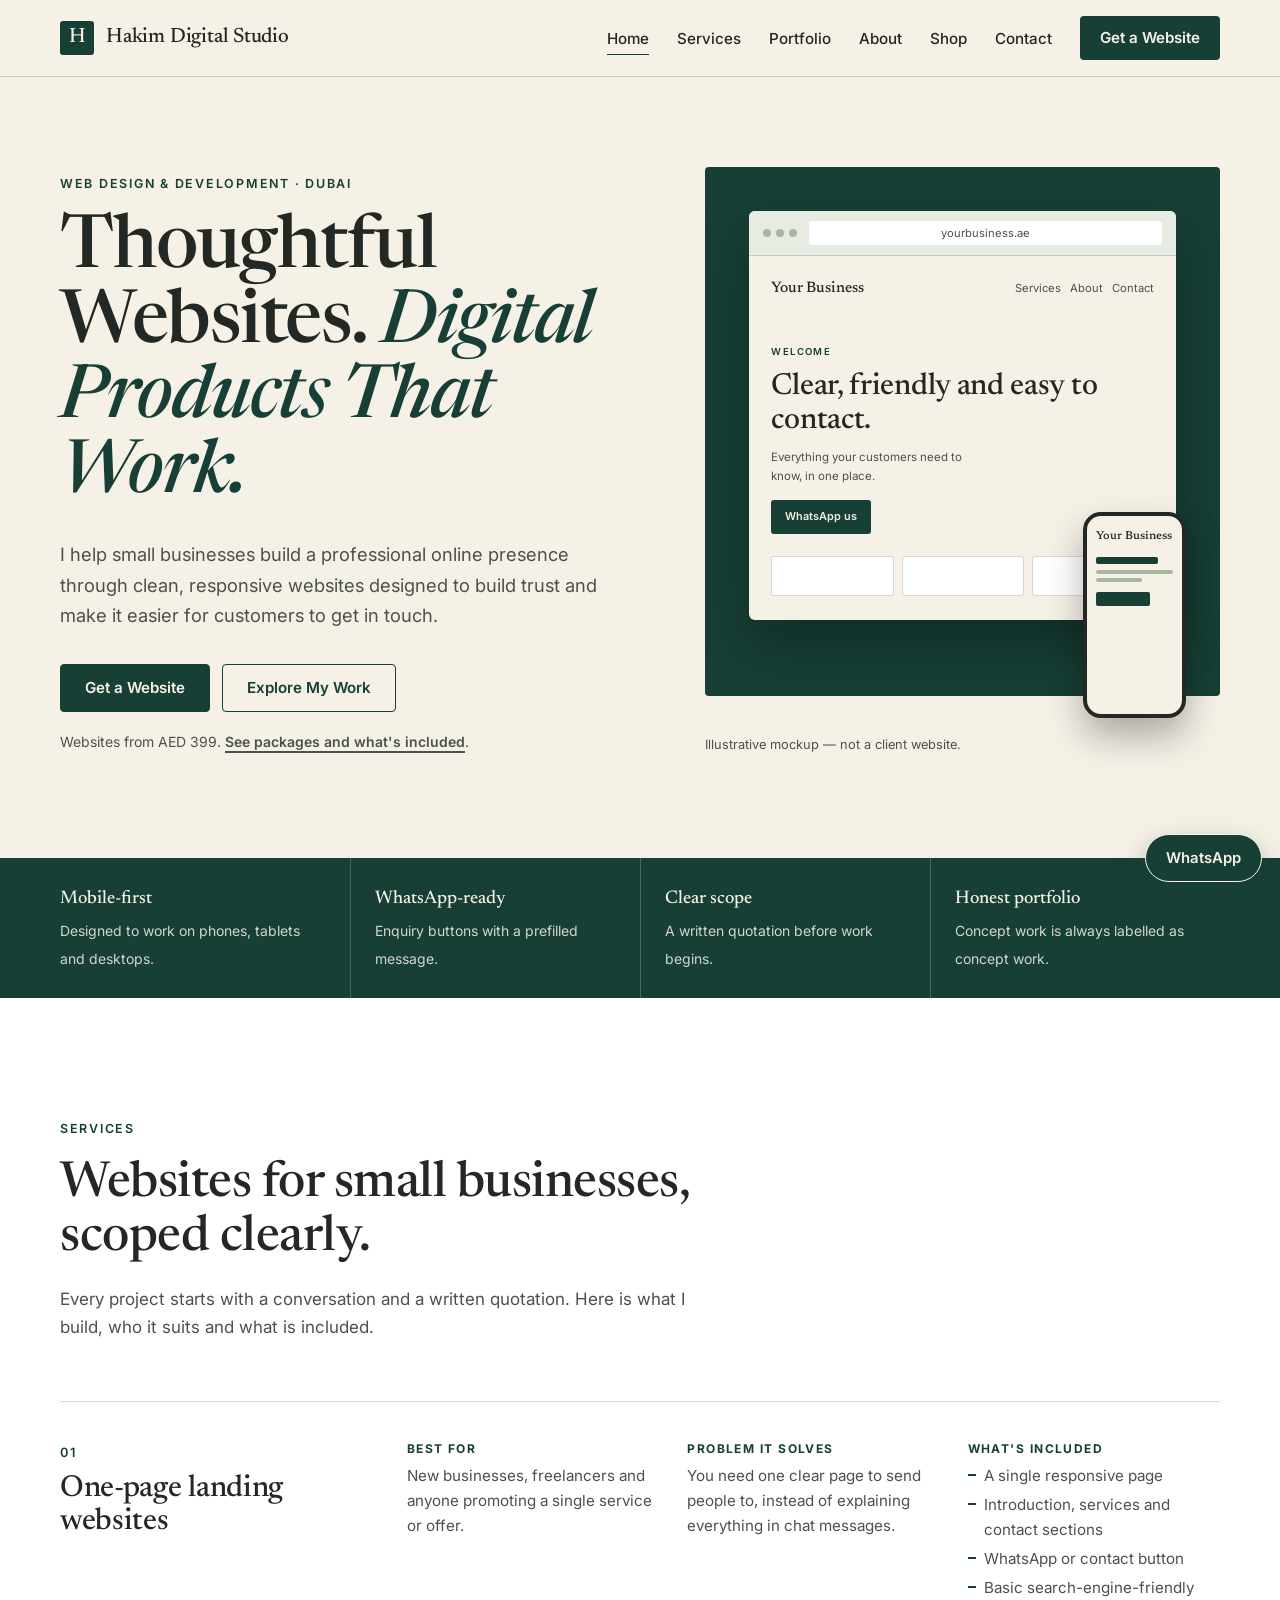
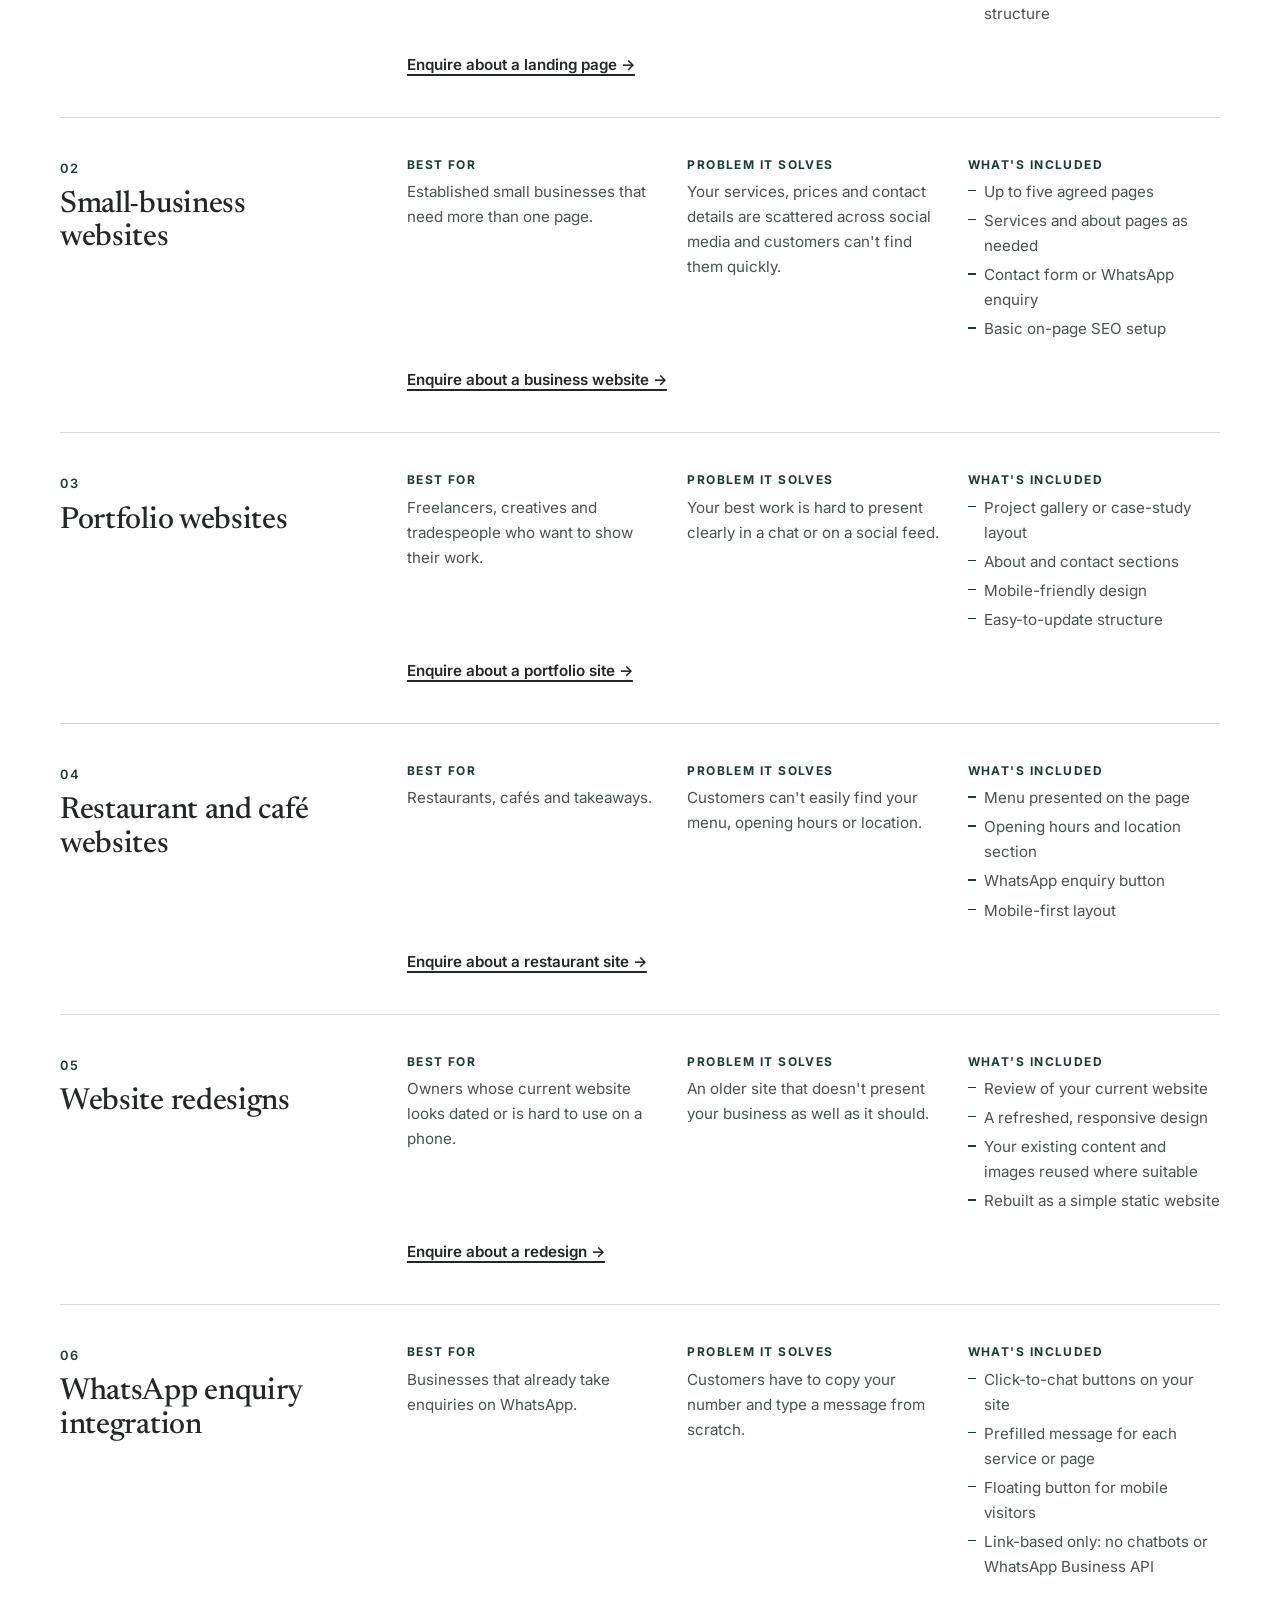
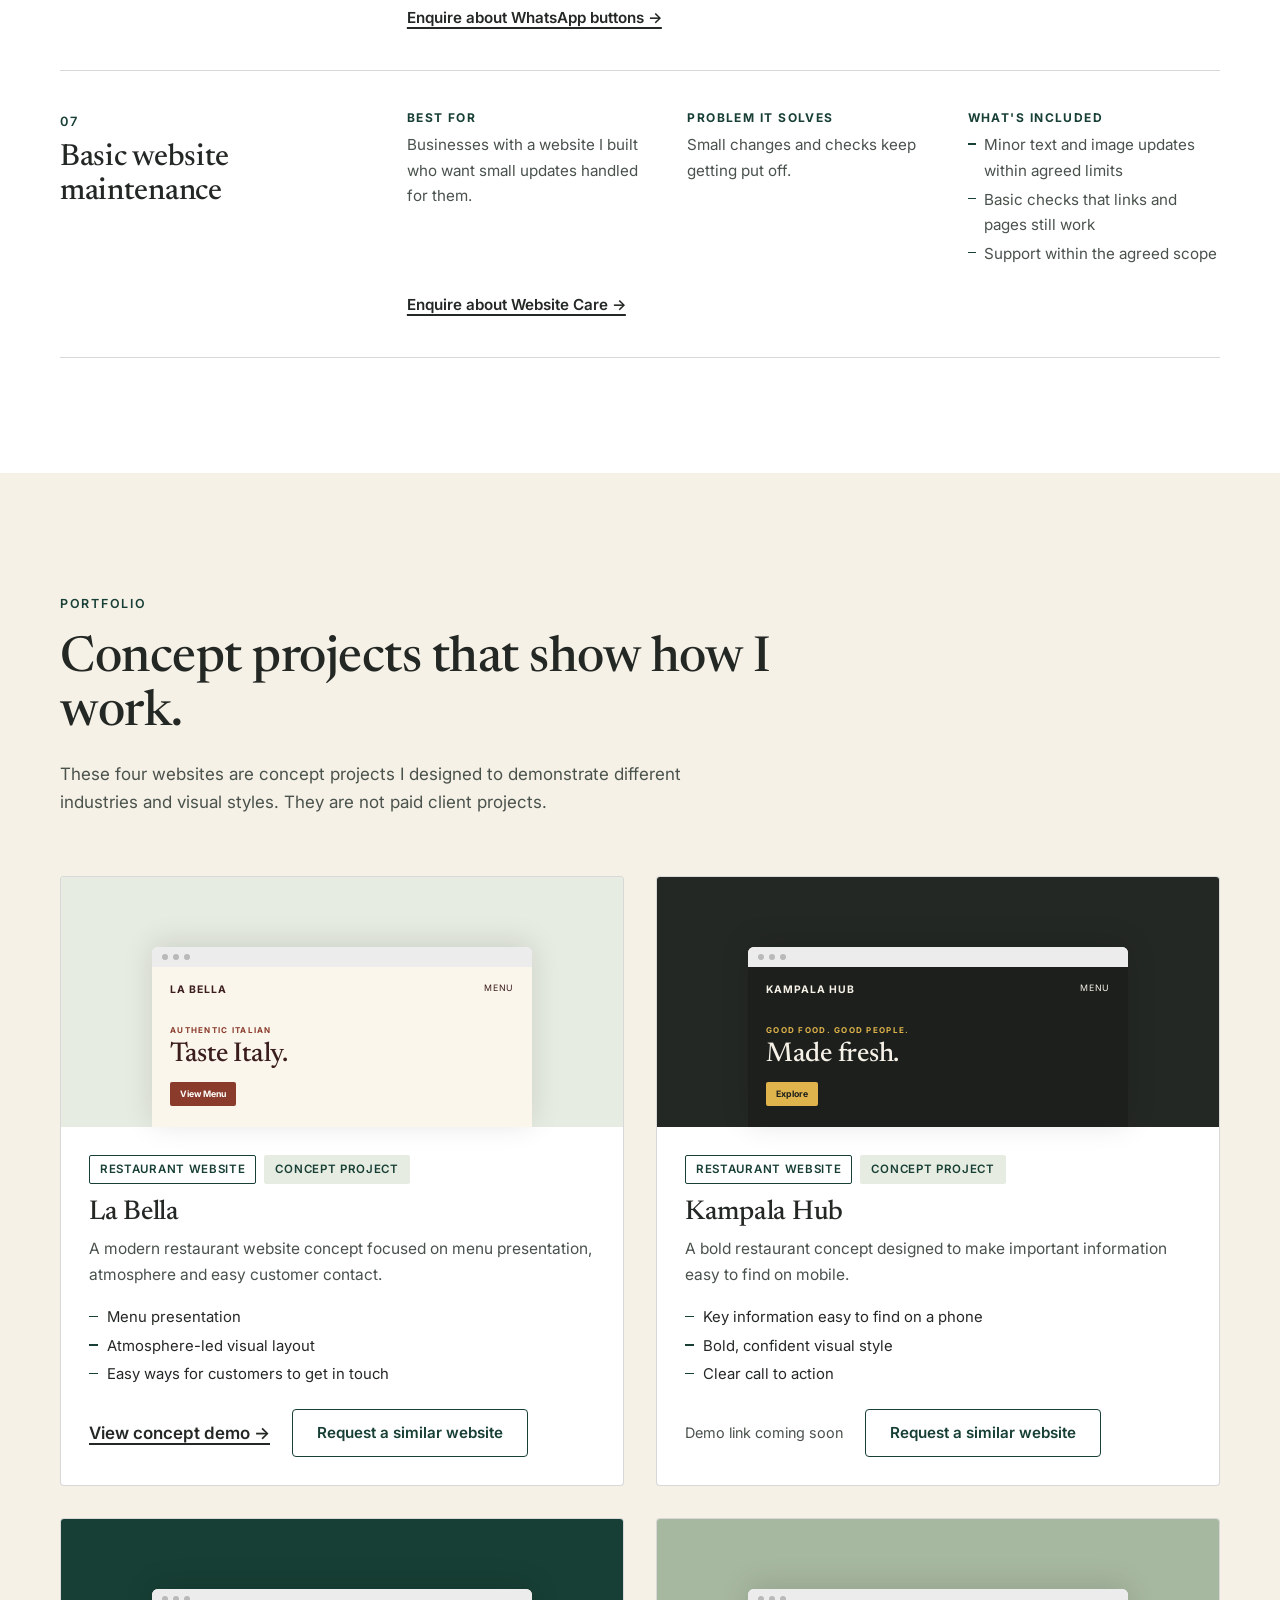
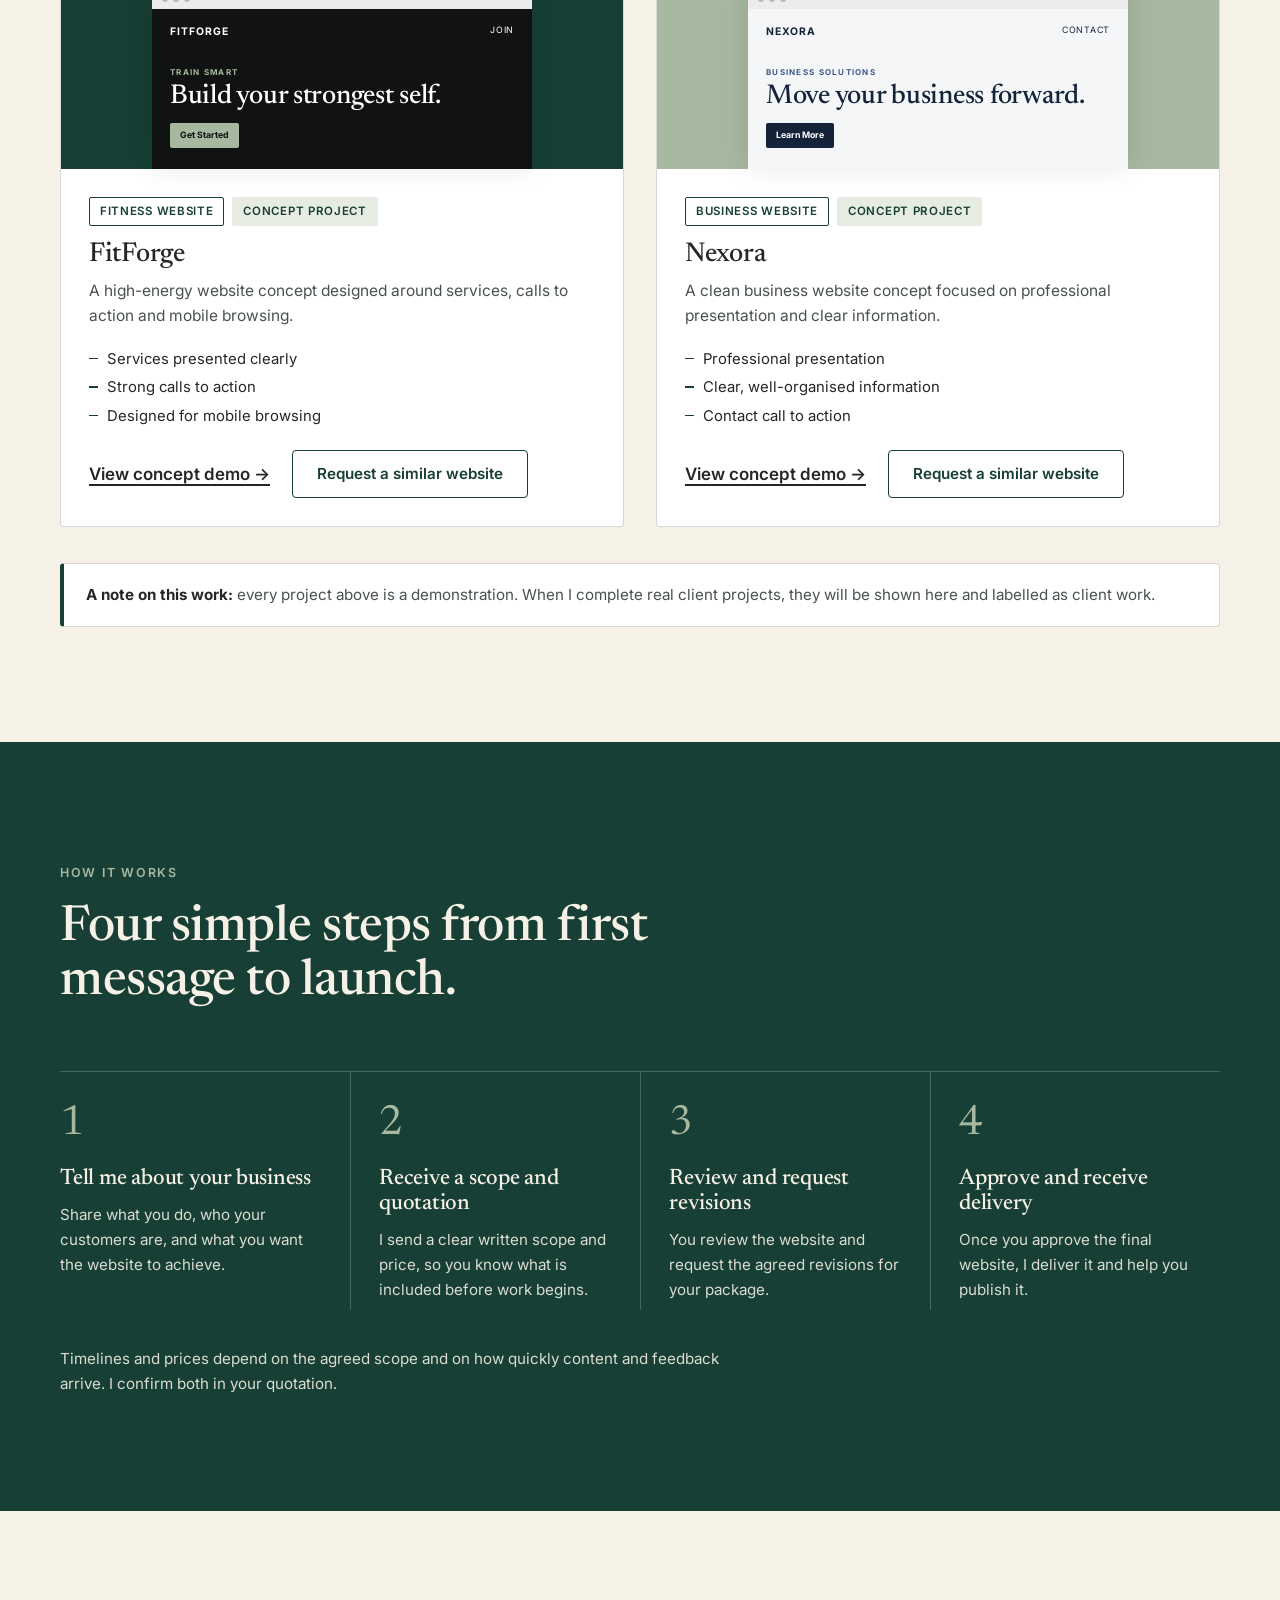
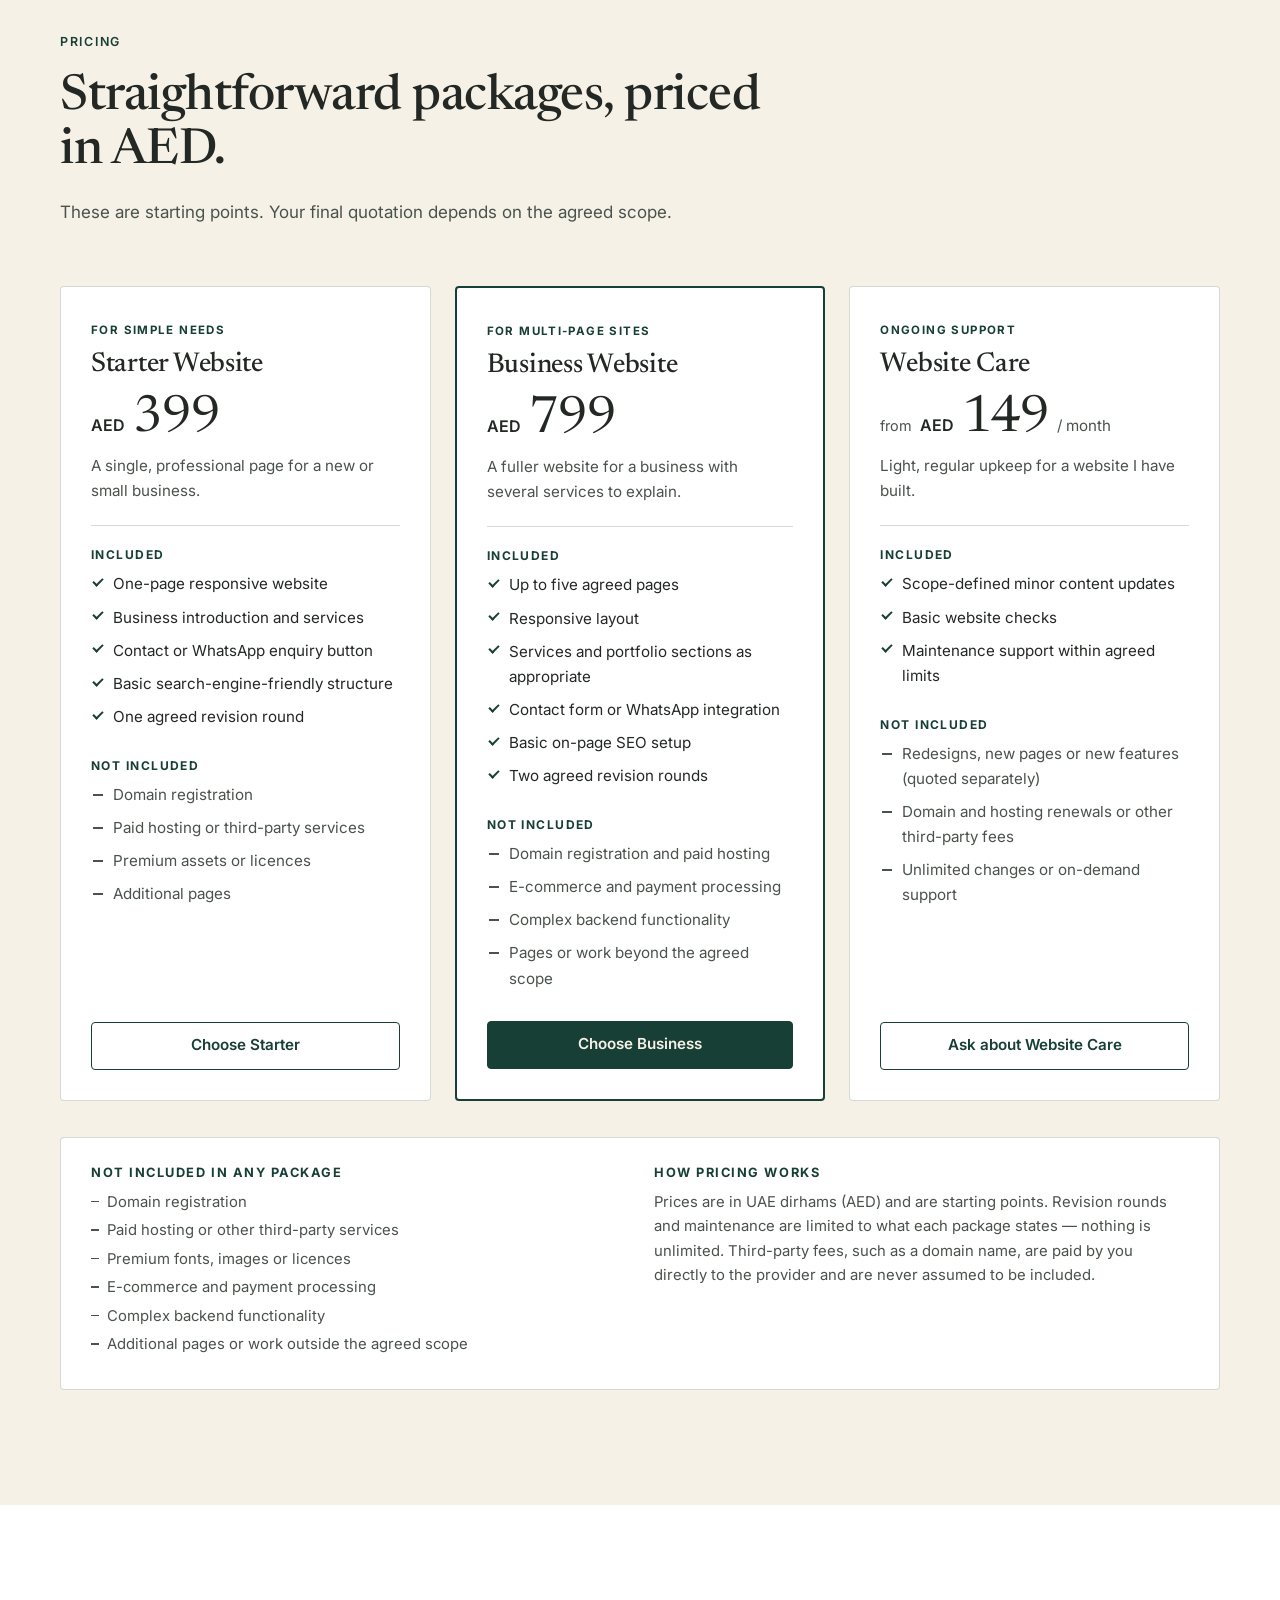
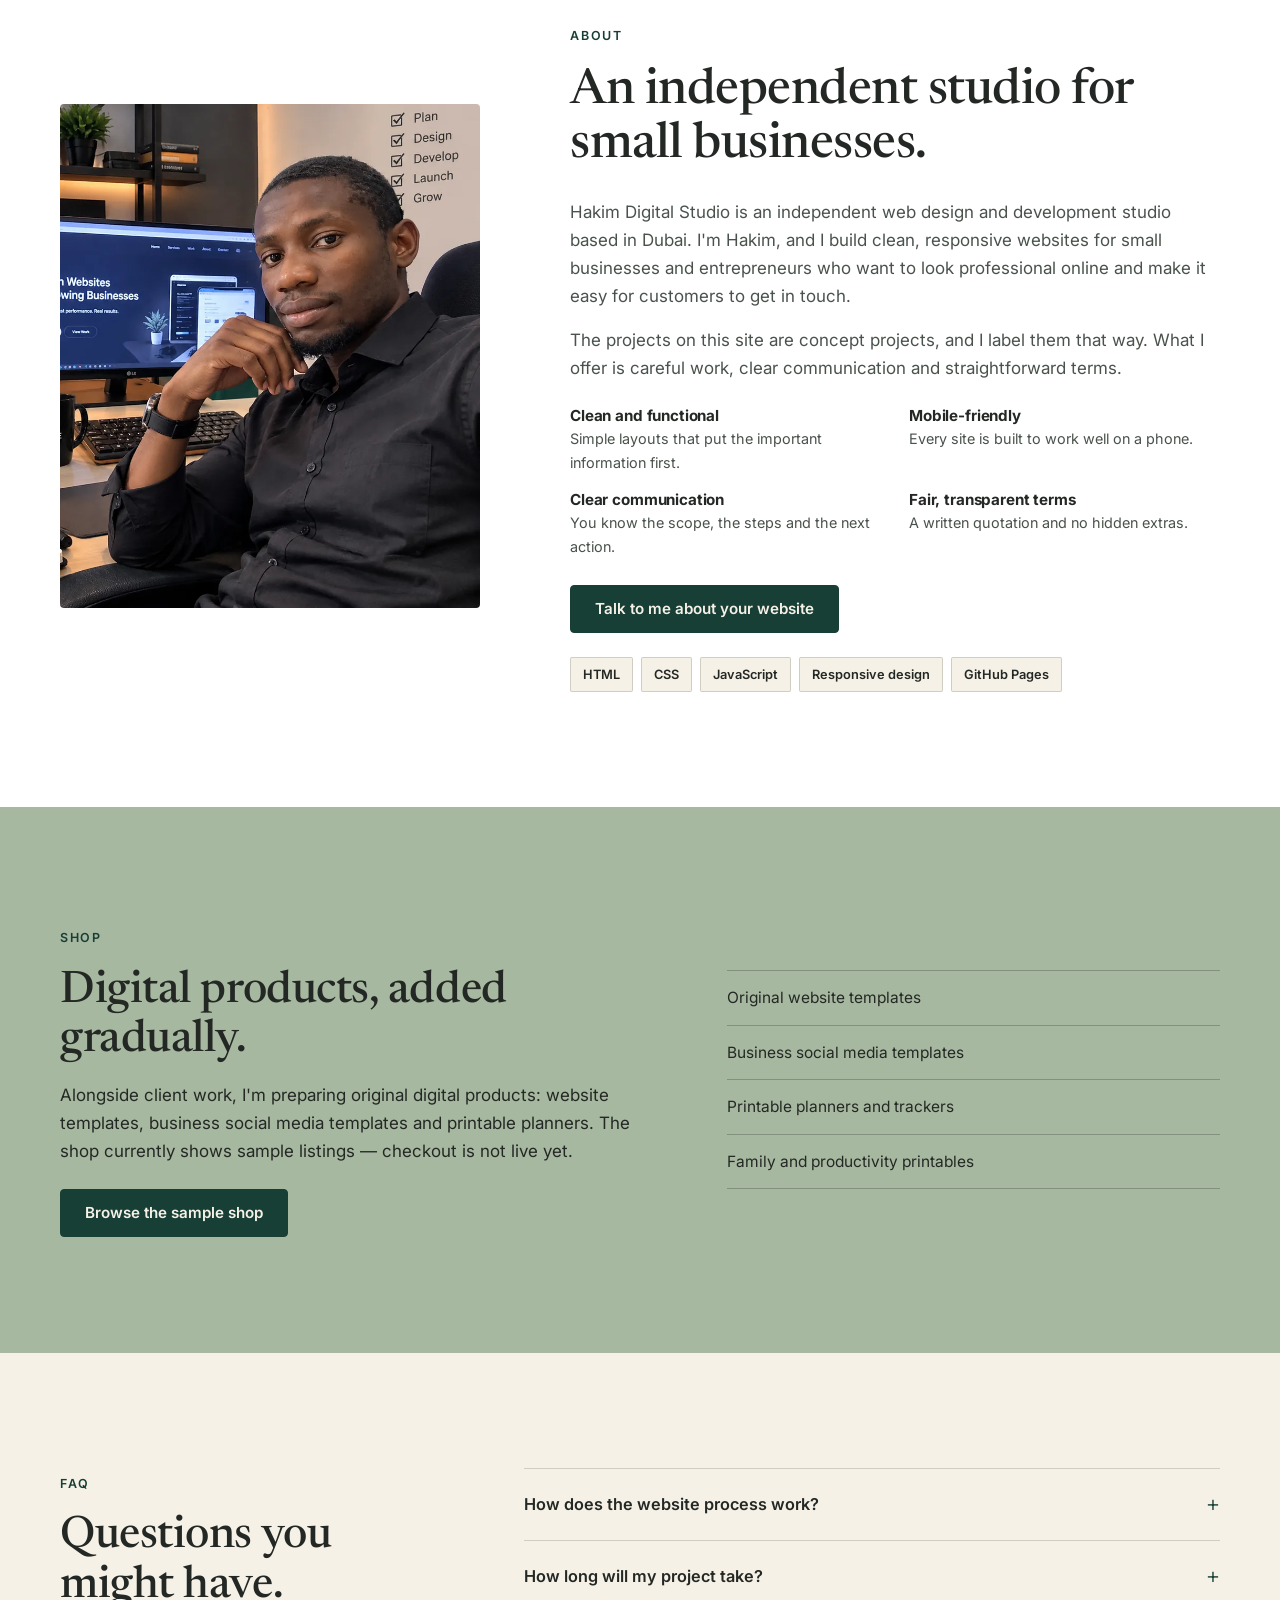
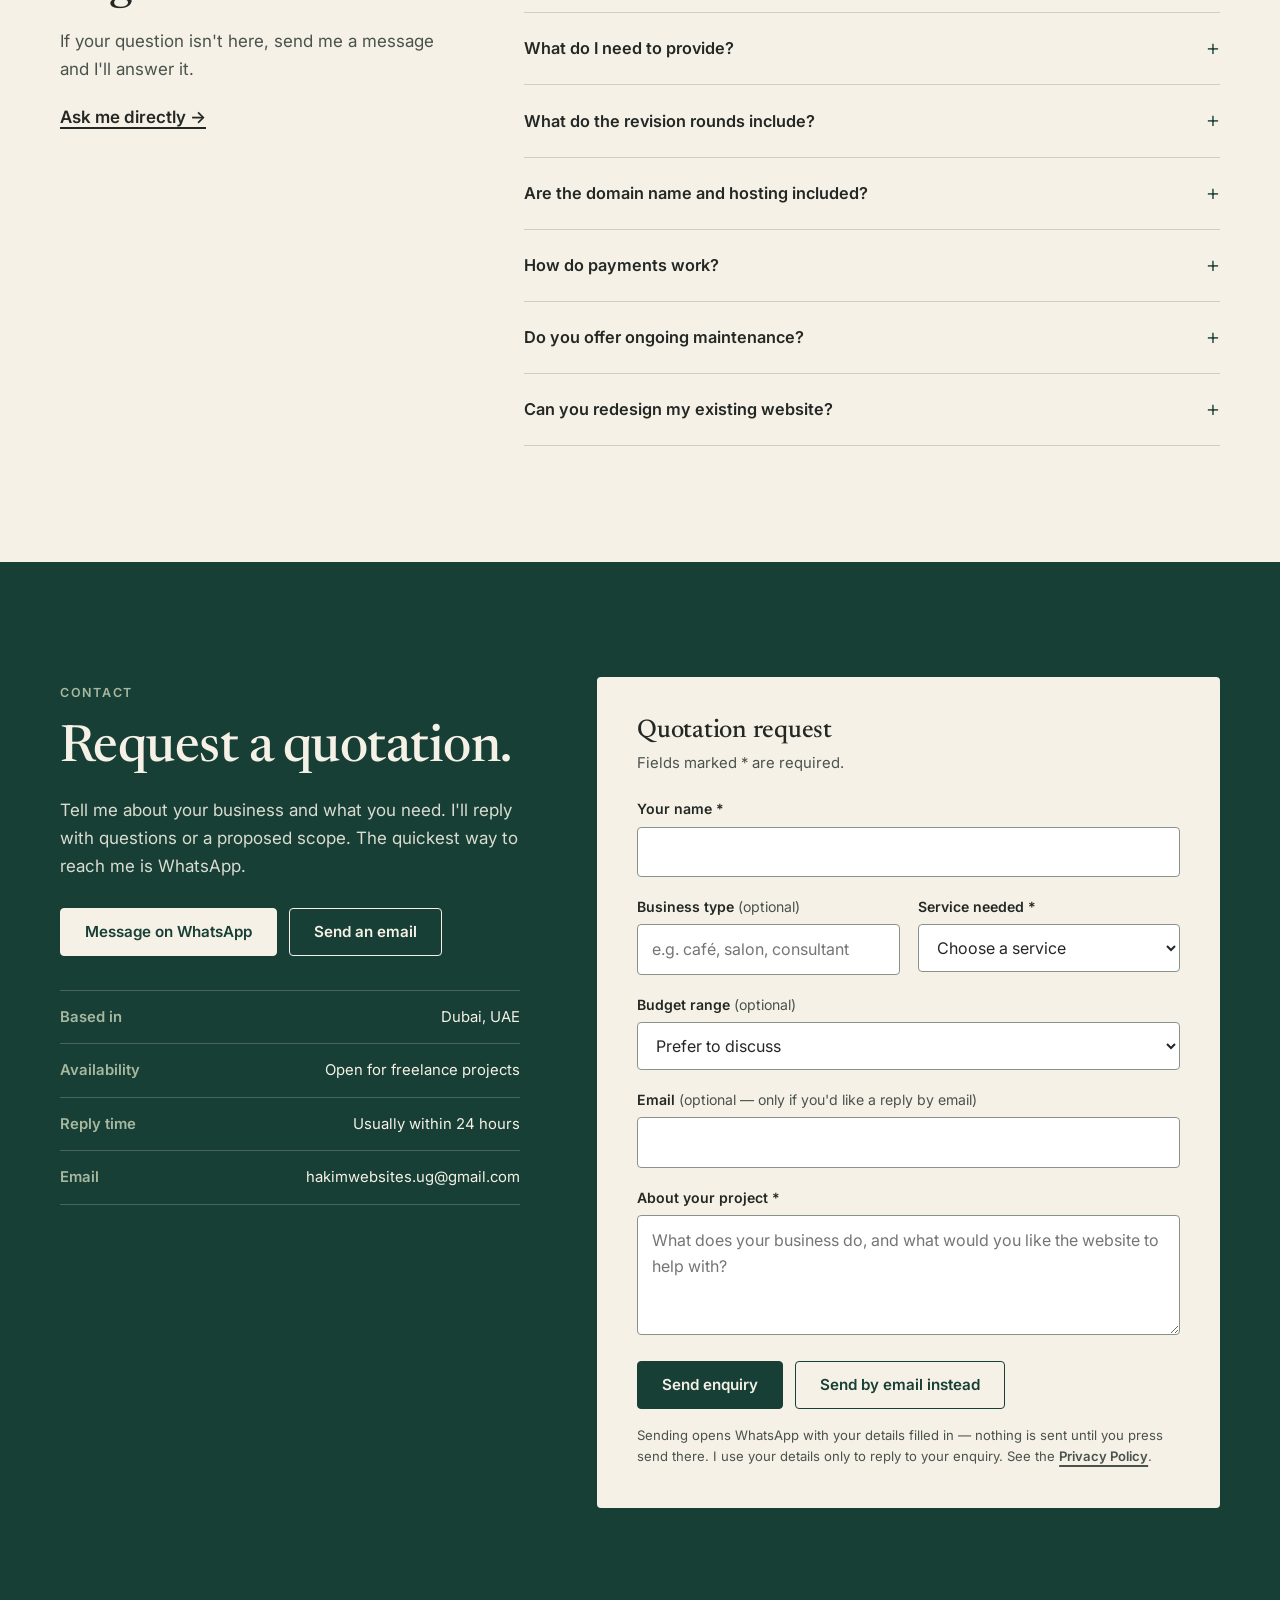
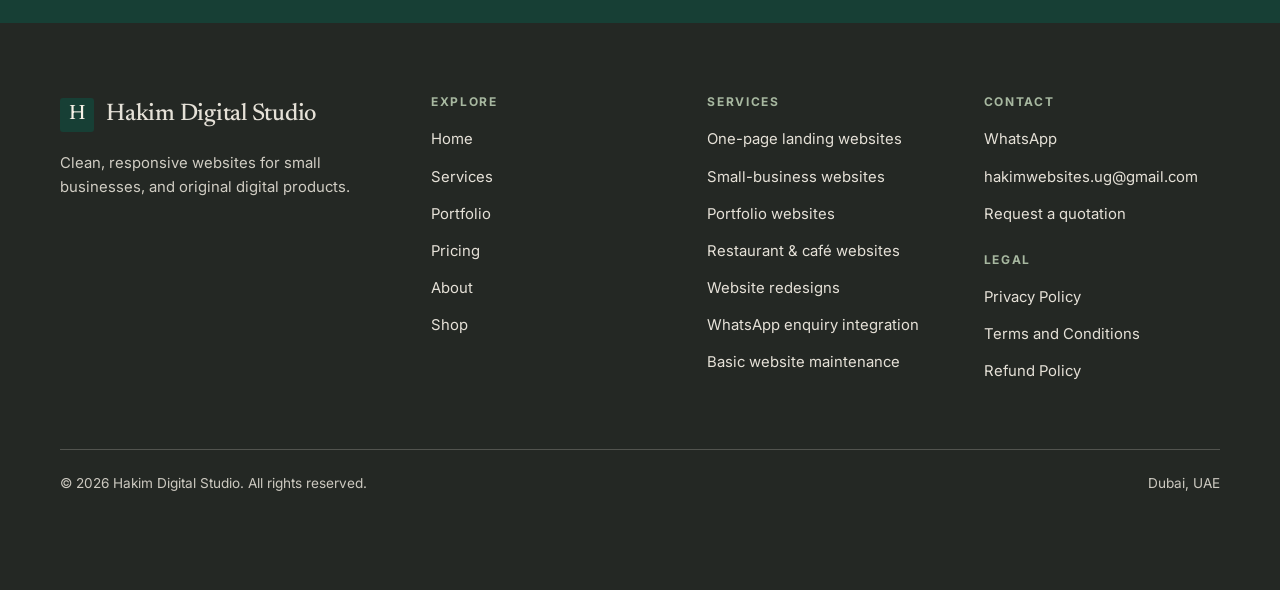
<file: index.html>
<!DOCTYPE html>
<html lang="en">

<head>
  <meta charset="UTF-8" />
  <meta name="viewport" content="width=device-width, initial-scale=1" />
  <title>Hakim Digital Studio | Websites for Small Businesses</title>
  <meta name="description"
    content="Hakim Digital Studio designs clean, responsive websites for small businesses in Dubai. Packages from AED 399, WhatsApp enquiry buttons and clear written quotations." />
  <meta name="theme-color" content="#173F35" />

  <!-- Open Graph (link previews). To add a preview image and canonical URL after you publish,
       add: <meta property="og:url" content="https://YOUR-SITE-URL/"> and
            <meta property="og:image" content="https://YOUR-SITE-URL/images/og-image.jpg"> -->
  <meta property="og:type" content="website" />
  <meta property="og:site_name" content="Hakim Digital Studio" />
  <meta property="og:title" content="Hakim Digital Studio | Websites for Small Businesses" />
  <meta property="og:description"
    content="Hakim Digital Studio designs clean, responsive websites for small businesses in Dubai. Packages from AED 399, WhatsApp enquiry buttons and clear written quotations." />

  <link rel="icon" href="images/favicon.svg" type="image/svg+xml" />

  <link rel="preconnect" href="https://fonts.googleapis.com" />
  <link rel="preconnect" href="https://fonts.gstatic.com" crossorigin />
  <link rel="stylesheet"
    href="https://fonts.googleapis.com/css2?family=Inter:wght@400;500;600;700&family=Newsreader:ital,opsz,wght@0,6..72,400;0,6..72,500;1,6..72,400;1,6..72,500&display=swap" />
  <link rel="stylesheet" href="css/style.css" />
</head>

<body>
  <a class="skip-link" href="#main">Skip to main content</a>

  <header class="site-header">
    <div class="container header-inner">
      <a class="brand" href="index.html" aria-label="Hakim Digital Studio — home">
        <span class="brand-mark" aria-hidden="true">H</span>
        <span class="brand-name">Hakim Digital Studio</span>
      </a>

      <button class="menu-toggle" id="menuToggle" type="button" aria-expanded="false" aria-controls="siteNav">
        <span class="menu-bars" aria-hidden="true"><span></span><span></span><span></span></span>
        <span class="menu-label">Menu</span>
      </button>

      <nav class="site-nav" id="siteNav" aria-label="Main navigation">
        <ul class="nav-list">
          <li><a href="index.html" aria-current="page">Home</a></li>
          <li><a href="#services">Services</a></li>
          <li><a href="#portfolio">Portfolio</a></li>
          <li><a href="#about">About</a></li>
          <li><a href="shop.html">Shop</a></li>
          <li><a href="#contact">Contact</a></li>
          <li class="nav-cta"><a href="#contact">Get a Website</a></li>
        </ul>
      </nav>
    </div>
  </header>

  <main id="main">

    <!-- ============ HERO ============ -->
    <section class="hero" aria-labelledby="hero-title">
      <div class="container hero-grid">
        <div class="hero-copy">
          <span class="eyebrow">Web design &amp; development &middot; Dubai</span>
          <h1 id="hero-title">Thoughtful Websites. <em>Digital Products That Work.</em></h1>
          <p class="lede">I help small businesses build a professional online presence through clean, responsive
            websites designed to build trust and make it easier for customers to get in touch.</p>
          <div class="btn-row">
            <a class="btn btn-primary" href="#contact">Get a Website</a>
            <a class="btn btn-outline" href="#portfolio">Explore My Work</a>
          </div>
          <p class="hero-note">Websites from AED <span data-price="starter">399</span>. <a class="text-link"
              href="#pricing">See packages and what's included</a>.</p>
        </div>

        <div class="hero-visual">
          <div class="hero-panel" role="img"
            aria-label="Illustration of a business website on a laptop browser and a phone">
            <div class="mock-browser">
              <div class="mock-bar"><span class="mock-dots"><i></i><i></i><i></i></span><span
                  class="mock-url">yourbusiness.ae</span></div>
              <div class="mock-body">
                <div class="mock-nav"><strong>Your Business</strong><span>Services &nbsp; About &nbsp; Contact</span>
                </div>
                <small>Welcome</small>
                <h3>Clear, friendly and easy to contact.</h3>
                <p>Everything your customers need to know, in one place.</p>
                <span class="mock-btn">WhatsApp us</span>
                <div class="mock-lines"><i></i><i></i><i></i></div>
              </div>
            </div>
            <div class="mock-phone">
              <b>Your Business</b>
              <div class="ph-h"></div>
              <div class="ph-l"></div>
              <div class="ph-l s"></div>
              <div class="ph-b"></div>
            </div>
          </div>
          <p class="mock-caption">Illustrative mockup &mdash; not a client website.</p>
        </div>
      </div>
    </section>

    <!-- ============ TRUST STRIP ============ -->
    <section class="strip" aria-label="How I work">
      <div class="container strip-grid">
        <div class="strip-item"><strong>Mobile-first</strong><span>Designed to work on phones, tablets and
            desktops.</span></div>
        <div class="strip-item"><strong>WhatsApp-ready</strong><span>Enquiry buttons with a prefilled message.</span>
        </div>
        <div class="strip-item"><strong>Clear scope</strong><span>A written quotation before work begins.</span></div>
        <div class="strip-item"><strong>Honest portfolio</strong><span>Concept work is always labelled as concept
            work.</span></div>
      </div>
    </section>

    <!-- ============ SERVICES ============ -->
    <section class="section section--white" id="services" aria-labelledby="services-title">
      <div class="container">
        <div class="section-head">
          <span class="eyebrow">Services</span>
          <h2 id="services-title">Websites for small businesses, scoped clearly.</h2>
          <p>Every project starts with a conversation and a written quotation. Here is what I build, who it suits and
            what is included.</p>
        </div>
        <div class="service-list">
          <article class="service reveal" id="svc-landing">
            <div>
              <span class="service-num">01</span>
              <h3>One-page landing websites</h3>
            </div>
            <div>
              <div class="service-cols">
                <div>
                  <h4>Best for</h4>
                  <p>New businesses, freelancers and anyone promoting a single service or offer.</p>
                </div>
                <div>
                  <h4>Problem it solves</h4>
                  <p>You need one clear page to send people to, instead of explaining everything in chat messages.</p>
                </div>
                <div>
                  <h4>What's included</h4>
                  <ul>
                    <li>A single responsive page</li>
                    <li>Introduction, services and contact sections</li>
                    <li>WhatsApp or contact button</li>
                    <li>Basic search-engine-friendly structure</li>
                  </ul>
                </div>
              </div>
              <p class="service-foot"><a class="text-link" href="https://wa.me/" data-wa
                  data-wa-message="Hello Hakim Digital Studio, I am interested in a one-page landing website. Could you send me a quotation?"
                  target="_blank" rel="noopener">Enquire about a landing page &rarr;</a></p>
            </div>
          </article>
          <article class="service reveal" id="svc-business">
            <div>
              <span class="service-num">02</span>
              <h3>Small-business websites</h3>
            </div>
            <div>
              <div class="service-cols">
                <div>
                  <h4>Best for</h4>
                  <p>Established small businesses that need more than one page.</p>
                </div>
                <div>
                  <h4>Problem it solves</h4>
                  <p>Your services, prices and contact details are scattered across social media and customers can't
                    find them quickly.</p>
                </div>
                <div>
                  <h4>What's included</h4>
                  <ul>
                    <li>Up to five agreed pages</li>
                    <li>Services and about pages as needed</li>
                    <li>Contact form or WhatsApp enquiry</li>
                    <li>Basic on-page SEO setup</li>
                  </ul>
                </div>
              </div>
              <p class="service-foot"><a class="text-link" href="https://wa.me/" data-wa
                  data-wa-message="Hello Hakim Digital Studio, I am interested in a small-business website. Could you send me a quotation?"
                  target="_blank" rel="noopener">Enquire about a business website &rarr;</a></p>
            </div>
          </article>
          <article class="service reveal" id="svc-portfolio">
            <div>
              <span class="service-num">03</span>
              <h3>Portfolio websites</h3>
            </div>
            <div>
              <div class="service-cols">
                <div>
                  <h4>Best for</h4>
                  <p>Freelancers, creatives and tradespeople who want to show their work.</p>
                </div>
                <div>
                  <h4>Problem it solves</h4>
                  <p>Your best work is hard to present clearly in a chat or on a social feed.</p>
                </div>
                <div>
                  <h4>What's included</h4>
                  <ul>
                    <li>Project gallery or case-study layout</li>
                    <li>About and contact sections</li>
                    <li>Mobile-friendly design</li>
                    <li>Easy-to-update structure</li>
                  </ul>
                </div>
              </div>
              <p class="service-foot"><a class="text-link" href="https://wa.me/" data-wa
                  data-wa-message="Hello Hakim Digital Studio, I am interested in a portfolio website. Could you send me a quotation?"
                  target="_blank" rel="noopener">Enquire about a portfolio site &rarr;</a></p>
            </div>
          </article>
          <article class="service reveal" id="svc-restaurant">
            <div>
              <span class="service-num">04</span>
              <h3>Restaurant and caf&eacute; websites</h3>
            </div>
            <div>
              <div class="service-cols">
                <div>
                  <h4>Best for</h4>
                  <p>Restaurants, caf&eacute;s and takeaways.</p>
                </div>
                <div>
                  <h4>Problem it solves</h4>
                  <p>Customers can't easily find your menu, opening hours or location.</p>
                </div>
                <div>
                  <h4>What's included</h4>
                  <ul>
                    <li>Menu presented on the page</li>
                    <li>Opening hours and location section</li>
                    <li>WhatsApp enquiry button</li>
                    <li>Mobile-first layout</li>
                  </ul>
                </div>
              </div>
              <p class="service-foot"><a class="text-link" href="https://wa.me/" data-wa
                  data-wa-message="Hello Hakim Digital Studio, I am interested in a restaurant or caf&eacute; website. Could you send me a quotation?"
                  target="_blank" rel="noopener">Enquire about a restaurant site &rarr;</a></p>
            </div>
          </article>
          <article class="service reveal" id="svc-redesign">
            <div>
              <span class="service-num">05</span>
              <h3>Website redesigns</h3>
            </div>
            <div>
              <div class="service-cols">
                <div>
                  <h4>Best for</h4>
                  <p>Owners whose current website looks dated or is hard to use on a phone.</p>
                </div>
                <div>
                  <h4>Problem it solves</h4>
                  <p>An older site that doesn't present your business as well as it should.</p>
                </div>
                <div>
                  <h4>What's included</h4>
                  <ul>
                    <li>Review of your current website</li>
                    <li>A refreshed, responsive design</li>
                    <li>Your existing content and images reused where suitable</li>
                    <li>Rebuilt as a simple static website</li>
                  </ul>
                </div>
              </div>
              <p class="service-foot"><a class="text-link" href="https://wa.me/" data-wa
                  data-wa-message="Hello Hakim Digital Studio, I would like to discuss redesigning my existing website. Could you take a look?"
                  target="_blank" rel="noopener">Enquire about a redesign &rarr;</a></p>
            </div>
          </article>
          <article class="service reveal" id="svc-whatsapp">
            <div>
              <span class="service-num">06</span>
              <h3>WhatsApp enquiry integration</h3>
            </div>
            <div>
              <div class="service-cols">
                <div>
                  <h4>Best for</h4>
                  <p>Businesses that already take enquiries on WhatsApp.</p>
                </div>
                <div>
                  <h4>Problem it solves</h4>
                  <p>Customers have to copy your number and type a message from scratch.</p>
                </div>
                <div>
                  <h4>What's included</h4>
                  <ul>
                    <li>Click-to-chat buttons on your site</li>
                    <li>Prefilled message for each service or page</li>
                    <li>Floating button for mobile visitors</li>
                    <li>Link-based only: no chatbots or WhatsApp Business API</li>
                  </ul>
                </div>
              </div>
              <p class="service-foot"><a class="text-link" href="https://wa.me/" data-wa
                  data-wa-message="Hello Hakim Digital Studio, I would like to add WhatsApp enquiry buttons to my website. Could you help?"
                  target="_blank" rel="noopener">Enquire about WhatsApp buttons &rarr;</a></p>
            </div>
          </article>
          <article class="service reveal" id="svc-care">
            <div>
              <span class="service-num">07</span>
              <h3>Basic website maintenance</h3>
            </div>
            <div>
              <div class="service-cols">
                <div>
                  <h4>Best for</h4>
                  <p>Businesses with a website I built who want small updates handled for them.</p>
                </div>
                <div>
                  <h4>Problem it solves</h4>
                  <p>Small changes and checks keep getting put off.</p>
                </div>
                <div>
                  <h4>What's included</h4>
                  <ul>
                    <li>Minor text and image updates within agreed limits</li>
                    <li>Basic checks that links and pages still work</li>
                    <li>Support within the agreed scope</li>
                  </ul>
                </div>
              </div>
              <p class="service-foot"><a class="text-link" href="https://wa.me/" data-wa
                  data-wa-message="Hello Hakim Digital Studio, I am interested in your Website Care plan. Could you tell me more?"
                  target="_blank" rel="noopener">Enquire about Website Care &rarr;</a></p>
            </div>
          </article>
        </div>
      </div>
    </section>

    <!-- ============ PORTFOLIO ============ -->
    <section class="section" id="portfolio" aria-labelledby="portfolio-title">
      <div class="container">
        <div class="section-head">
          <span class="eyebrow">Portfolio</span>
          <h2 id="portfolio-title">Concept projects that show how I work.</h2>
          <p>These four websites are concept projects I designed to demonstrate different industries and visual styles.
            They are not paid client projects.</p>
        </div>
        <div class="project-grid">
          <article class="project reveal">
            <div class="project-preview project-preview--cream" role="img"
              aria-label="Illustrative preview of the La Bella restaurant concept website">
              <div class="pv-frame">
                <div class="pv-bar"><i></i><i></i><i></i></div>
                <div class="pv-site pv-la-bella">
                  <div class="pv-nav"><strong>LA BELLA</strong><span>MENU</span></div>
                  <small>AUTHENTIC ITALIAN</small>
                  <h3>Taste Italy.</h3>
                  <span class="pv-btn">View Menu</span>
                </div>
              </div>
            </div>
            <div class="project-body">
              <div class="tag-row"><span class="tag">Restaurant website</span><span class="tag tag--concept">Concept
                  project</span></div>
              <h3>La Bella</h3>
              <p>A modern restaurant website concept focused on menu presentation, atmosphere and easy customer contact.
              </p>
              <ul class="feature-list">
                <li>Menu presentation</li>
                <li>Atmosphere-led visual layout</li>
                <li>Easy ways for customers to get in touch</li>
              </ul>
              <div class="project-actions">
                <a class="text-link" href="https://hakimwebsites.github.io/la-bella-restaurant" target="_blank"
                  rel="noopener">View concept demo<span class="sr-only"> of La Bella (opens in a new tab)</span>
                  &rarr;</a>
                <a class="btn btn-outline" href="https://wa.me/" data-wa
                  data-wa-message="Hello Hakim Digital Studio, I saw the La Bella concept project and would like a similar website for my business."
                  target="_blank" rel="noopener">Request a similar website</a>
              </div>
            </div>
          </article>
          <article class="project reveal">
            <div class="project-preview project-preview--charcoal" role="img"
              aria-label="Illustrative preview of the Kampala Hub restaurant concept website">
              <div class="pv-frame">
                <div class="pv-bar"><i></i><i></i><i></i></div>
                <div class="pv-site pv-kampala">
                  <div class="pv-nav"><strong>KAMPALA HUB</strong><span>MENU</span></div>
                  <small>GOOD FOOD. GOOD PEOPLE.</small>
                  <h3>Made fresh.</h3>
                  <span class="pv-btn">Explore</span>
                </div>
              </div>
            </div>
            <div class="project-body">
              <div class="tag-row"><span class="tag">Restaurant website</span><span class="tag tag--concept">Concept
                  project</span></div>
              <h3>Kampala Hub</h3>
              <p>A bold restaurant concept designed to make important information easy to find on mobile.</p>
              <ul class="feature-list">
                <li>Key information easy to find on a phone</li>
                <li>Bold, confident visual style</li>
                <li>Clear call to action</li>
              </ul>
              <div class="project-actions">
                <span class="link-pending">Demo link coming soon</span>
                <a class="btn btn-outline" href="https://wa.me/" data-wa
                  data-wa-message="Hello Hakim Digital Studio, I saw the Kampala Hub concept project and would like a similar website for my business."
                  target="_blank" rel="noopener">Request a similar website</a>
              </div>
            </div>
          </article>
          <article class="project reveal">
            <div class="project-preview project-preview--forest" role="img"
              aria-label="Illustrative preview of the FitForge fitness concept website">
              <div class="pv-frame">
                <div class="pv-bar"><i></i><i></i><i></i></div>
                <div class="pv-site pv-fitforge">
                  <div class="pv-nav"><strong>FITFORGE</strong><span>JOIN</span></div>
                  <small>TRAIN SMART</small>
                  <h3>Build your strongest self.</h3>
                  <span class="pv-btn">Get Started</span>
                </div>
              </div>
            </div>
            <div class="project-body">
              <div class="tag-row"><span class="tag">Fitness website</span><span class="tag tag--concept">Concept
                  project</span></div>
              <h3>FitForge</h3>
              <p>A high-energy website concept designed around services, calls to action and mobile browsing.</p>
              <ul class="feature-list">
                <li>Services presented clearly</li>
                <li>Strong calls to action</li>
                <li>Designed for mobile browsing</li>
              </ul>
              <div class="project-actions">
                <a class="text-link" href="https://hakimwebsites.github.io/fit-forge" target="_blank"
                  rel="noopener">View concept demo<span class="sr-only"> of FitForge (opens in a new tab)</span>
                  &rarr;</a>
                <a class="btn btn-outline" href="https://wa.me/" data-wa
                  data-wa-message="Hello Hakim Digital Studio, I saw the FitForge concept project and would like a similar website for my business."
                  target="_blank" rel="noopener">Request a similar website</a>
              </div>
            </div>
          </article>
          <article class="project reveal">
            <div class="project-preview project-preview--sage" role="img"
              aria-label="Illustrative preview of the Nexora business concept website">
              <div class="pv-frame">
                <div class="pv-bar"><i></i><i></i><i></i></div>
                <div class="pv-site pv-nexora">
                  <div class="pv-nav"><strong>NEXORA</strong><span>CONTACT</span></div>
                  <small>BUSINESS SOLUTIONS</small>
                  <h3>Move your business forward.</h3>
                  <span class="pv-btn">Learn More</span>
                </div>
              </div>
            </div>
            <div class="project-body">
              <div class="tag-row"><span class="tag">Business website</span><span class="tag tag--concept">Concept
                  project</span></div>
              <h3>Nexora</h3>
              <p>A clean business website concept focused on professional presentation and clear information.</p>
              <ul class="feature-list">
                <li>Professional presentation</li>
                <li>Clear, well-organised information</li>
                <li>Contact call to action</li>
              </ul>
              <div class="project-actions">
                <a class="text-link" href="https://hakimwebsites.github.io/nexora" target="_blank" rel="noopener">View
                  concept demo<span class="sr-only"> of Nexora (opens in a new tab)</span> &rarr;</a>
                <a class="btn btn-outline" href="https://wa.me/" data-wa
                  data-wa-message="Hello Hakim Digital Studio, I saw the Nexora concept project and would like a similar website for my business."
                  target="_blank" rel="noopener">Request a similar website</a>
              </div>
            </div>
          </article>
        </div>
        <p class="note-box"><strong>A note on this work:</strong> every project above is a demonstration. When I
          complete real client projects, they will be shown here and labelled as client work.</p>
      </div>
    </section>

    <!-- ============ HOW IT WORKS ============ -->
    <section class="section section--forest" id="process" aria-labelledby="process-title">
      <div class="container">
        <div class="section-head">
          <span class="eyebrow">How it works</span>
          <h2 id="process-title">Four simple steps from first message to launch.</h2>
        </div>
        <ol class="steps">
          <li class="step"><span class="step-num" aria-hidden="true">1</span>
            <h3>Tell me about your business</h3>
            <p>Share what you do, who your customers are, and what you want the website to achieve.</p>
          </li>
          <li class="step"><span class="step-num" aria-hidden="true">2</span>
            <h3>Receive a scope and quotation</h3>
            <p>I send a clear written scope and price, so you know what is included before work begins.</p>
          </li>
          <li class="step"><span class="step-num" aria-hidden="true">3</span>
            <h3>Review and request revisions</h3>
            <p>You review the website and request the agreed revisions for your package.</p>
          </li>
          <li class="step"><span class="step-num" aria-hidden="true">4</span>
            <h3>Approve and receive delivery</h3>
            <p>Once you approve the final website, I deliver it and help you publish it.</p>
          </li>
        </ol>
        <p class="process-note">Timelines and prices depend on the agreed scope and on how quickly content and feedback
          arrive. I confirm both in your quotation.</p>
      </div>
    </section>

    <!-- ============ PRICING ============ -->
    <section class="section" id="pricing" aria-labelledby="pricing-title">
      <div class="container">
        <div class="section-head">
          <span class="eyebrow">Pricing</span>
          <h2 id="pricing-title">Straightforward packages, priced in AED.</h2>
          <p>These are starting points. Your final quotation depends on the agreed scope.</p>
        </div>

        <!-- Prices are set in js/config.js. The numbers below are the fallback if JavaScript is off. -->
        <div class="plans">
          <article class="plan reveal">
            <div class="plan-flag">For simple needs</div>
            <h3>Starter Website</h3>
            <div class="plan-price"><span class="cur">AED</span><span class="amt" data-price="starter">399</span></div>
            <p class="plan-for">A single, professional page for a new or small business.</p>
            <h4>Included</h4>
            <ul>
              <li>One-page responsive website</li>
              <li>Business introduction and services</li>
              <li>Contact or WhatsApp enquiry button</li>
              <li>Basic search-engine-friendly structure</li>
              <li>One agreed revision round</li>
            </ul>
            <h4>Not included</h4>
            <ul class="excl">
              <li>Domain registration</li>
              <li>Paid hosting or third-party services</li>
              <li>Premium assets or licences</li>
              <li>Additional pages</li>
            </ul>
            <a class="btn btn-outline" href="https://wa.me/" data-wa
              data-wa-message="Hello Hakim Digital Studio, I am interested in the Starter Website package. Could you send me a quotation?"
              target="_blank" rel="noopener">Choose Starter</a>
          </article>

          <article class="plan plan--featured reveal">
            <div class="plan-flag">For multi-page sites</div>
            <h3>Business Website</h3>
            <div class="plan-price"><span class="cur">AED</span><span class="amt" data-price="business">799</span></div>
            <p class="plan-for">A fuller website for a business with several services to explain.</p>
            <h4>Included</h4>
            <ul>
              <li>Up to five agreed pages</li>
              <li>Responsive layout</li>
              <li>Services and portfolio sections as appropriate</li>
              <li>Contact form or WhatsApp integration</li>
              <li>Basic on-page SEO setup</li>
              <li>Two agreed revision rounds</li>
            </ul>
            <h4>Not included</h4>
            <ul class="excl">
              <li>Domain registration and paid hosting</li>
              <li>E-commerce and payment processing</li>
              <li>Complex backend functionality</li>
              <li>Pages or work beyond the agreed scope</li>
            </ul>
            <a class="btn btn-primary" href="https://wa.me/" data-wa
              data-wa-message="Hello Hakim Digital Studio, I am interested in the Business Website package. Could you send me a quotation?"
              target="_blank" rel="noopener">Choose Business</a>
          </article>

          <article class="plan reveal">
            <div class="plan-flag">Ongoing support</div>
            <h3>Website Care</h3>
            <div class="plan-price"><span class="from">from</span><span class="cur">AED</span><span class="amt"
                data-price="careFrom">149</span><span class="per">/ month</span></div>
            <p class="plan-for">Light, regular upkeep for a website I have built.</p>
            <h4>Included</h4>
            <ul>
              <li>Scope-defined minor content updates</li>
              <li>Basic website checks</li>
              <li>Maintenance support within agreed limits</li>
            </ul>
            <h4>Not included</h4>
            <ul class="excl">
              <li>Redesigns, new pages or new features (quoted separately)</li>
              <li>Domain and hosting renewals or other third-party fees</li>
              <li>Unlimited changes or on-demand support</li>
            </ul>
            <a class="btn btn-outline" href="https://wa.me/" data-wa
              data-wa-message="Hello Hakim Digital Studio, I am interested in the Website Care plan. Could you tell me more?"
              target="_blank" rel="noopener">Ask about Website Care</a>
          </article>
        </div>

        <div class="pricing-notes">
          <div>
            <h3>Not included in any package</h3>
            <ul>
              <li>Domain registration</li>
              <li>Paid hosting or other third-party services</li>
              <li>Premium fonts, images or licences</li>
              <li>E-commerce and payment processing</li>
              <li>Complex backend functionality</li>
              <li>Additional pages or work outside the agreed scope</li>
            </ul>
          </div>
          <div>
            <h3>How pricing works</h3>
            <p>Prices are in UAE dirhams (AED) and are starting points. Revision rounds and maintenance are limited to
              what each package states &mdash; nothing is unlimited. Third-party fees, such as a domain name, are paid
              by you directly to the provider and are never assumed to be included.</p>
          </div>
        </div>
      </div>
    </section>

    <!-- ============ ABOUT ============ -->
    <section class="section section--white" id="about" aria-labelledby="about-title">
      <div class="container about-grid">
        <div class="about-photo reveal">
          <picture>
            <source srcset="images/hakim.webp" type="image/webp" />
            <img src="images/hakim.jpg" width="800" height="960" loading="lazy"
              alt="Hakim, founder of Hakim Digital Studio, at his desk" />
          </picture>
        </div>
        <div class="about-text">
          <span class="eyebrow">About</span>
          <h2 id="about-title">An independent studio for small businesses.</h2>
          <p>Hakim Digital Studio is an independent web design and development studio based in Dubai. I'm Hakim, and I
            build clean, responsive websites for small businesses and entrepreneurs who want to look professional online
            and make it easy for customers to get in touch.</p>
          <p>The projects on this site are concept projects, and I label them that way. What I offer is careful work,
            clear communication and straightforward terms.</p>
          <div class="principles">
            <div>
              <h3>Clean and functional</h3>
              <p>Simple layouts that put the important information first.</p>
            </div>
            <div>
              <h3>Mobile-friendly</h3>
              <p>Every site is built to work well on a phone.</p>
            </div>
            <div>
              <h3>Clear communication</h3>
              <p>You know the scope, the steps and the next action.</p>
            </div>
            <div>
              <h3>Fair, transparent terms</h3>
              <p>A written quotation and no hidden extras.</p>
            </div>
          </div>
          <a class="btn btn-primary" href="#contact">Talk to me about your website</a>
          <ul class="skills" aria-label="Skills and tools">
            <li>HTML</li>
            <li>CSS</li>
            <li>JavaScript</li>
            <li>Responsive design</li>
            <li>GitHub Pages</li>
          </ul>
        </div>
      </div>
    </section>

    <!-- ============ SHOP TEASER ============ -->
    <section class="section section--sage" id="shop-teaser" aria-labelledby="shop-title">
      <div class="container teaser-grid teaser">
        <div>
          <span class="eyebrow">Shop</span>
          <h2 id="shop-title">Digital products, added gradually.</h2>
          <p>Alongside client work, I'm preparing original digital products: website templates, business social media
            templates and printable planners. The shop currently shows sample listings &mdash; checkout is not live yet.
          </p>
          <a class="btn btn-primary" href="shop.html">Browse the sample shop</a>
        </div>
        <ul class="teaser-list">
          <li>Original website templates</li>
          <li>Business social media templates</li>
          <li>Printable planners and trackers</li>
          <li>Family and productivity printables</li>
        </ul>
      </div>
    </section>

    <!-- ============ FAQ ============ -->
    <section class="section" id="faq" aria-labelledby="faq-title">
      <div class="container faq-grid">
        <div class="faq-intro">
          <span class="eyebrow">FAQ</span>
          <h2 id="faq-title">Questions you might have.</h2>
          <p>If your question isn't here, send me a message and I'll answer it.</p>
          <a class="text-link" href="#contact">Ask me directly &rarr;</a>
        </div>
        <div class="faq-list">
          <details>
            <summary>How does the website process work?</summary>
            <div class="answer">
              <p>You tell me about your business, I send a project scope and quotation, I build the website for your
                review, and you can request the revisions included in your package. Once you approve the final version,
                I deliver it. The steps are set out in the <a class="text-link" href="#process">How it works</a>
                section.</p>
            </div>
          </details>
          <details>
            <summary>How long will my project take?</summary>
            <div class="answer">
              <p>It depends on the scope and on how quickly I receive your content and feedback. A one-page website is
                usually quicker than a multi-page one. I confirm a timeline in your quotation rather than promising one
                in advance.</p>
            </div>
          </details>
          <details>
            <summary>What do I need to provide?</summary>
            <div class="answer">
              <p>Your business details, the services you offer, your contact information and any logo, photos or
                examples you like. I can help structure the wording, but accurate information and images you have the
                right to use need to come from you.</p>
            </div>
          </details>
          <details>
            <summary>What do the revision rounds include?</summary>
            <div class="answer">
              <p>A revision round is one consolidated set of change requests to the agreed design and content. The
                Starter Website includes one round and the Business Website includes two. Changes beyond that, or work
                outside the agreed scope, are quoted separately. Revisions are not unlimited.</p>
            </div>
          </details>
          <details>
            <summary>Are the domain name and hosting included?</summary>
            <div class="answer">
              <p>No. Domain registration and any paid hosting or third-party services are separate costs that you pay
                directly to the provider. Many simple websites can be hosted on free or low-cost static hosting, and I
                can help publish your finished website to the host you choose.</p>
            </div>
          </details>
          <details>
            <summary>How do payments work?</summary>
            <div class="answer">
              <p>Payment terms are written into your quotation before work begins, typically a deposit to start and the
                balance before final delivery. I will confirm the amounts and accepted payment methods in the quotation.
              </p>
            </div>
          </details>
          <details>
            <summary>Do you offer ongoing maintenance?</summary>
            <div class="answer">
              <p>Yes, through the Website Care plan, which covers minor content updates, basic website checks and
                support within agreed limits. It is not unlimited: larger changes, new pages or new features are quoted
                separately.</p>
            </div>
          </details>
          <details>
            <summary>Can you redesign my existing website?</summary>
            <div class="answer">
              <p>Yes. Send me the link and I will tell you what I think could be improved. I rebuild the front end as a
                clean, responsive static website. I don't migrate large platforms, databases or online stores.</p>
            </div>
          </details>
        </div>
      </div>
    </section>

    <!-- ============ CONTACT ============ -->
    <section class="section section--forest" id="contact" aria-labelledby="contact-title">
      <div class="container contact-grid">
        <div class="contact-copy">
          <span class="eyebrow">Contact</span>
          <h2 id="contact-title">Request a quotation.</h2>
          <p>Tell me about your business and what you need. I'll reply with questions or a proposed scope. The quickest
            way to reach me is WhatsApp.</p>
          <div class="btn-row">
            <a class="btn btn-light" href="https://wa.me/" data-wa
              data-wa-message="Hello Hakim Digital Studio, I am interested in getting a website for my business. Could you tell me about your packages?"
              target="_blank" rel="noopener">Message on WhatsApp</a>
            <a class="btn btn-outline-light" href="mailto:" data-email-link data-email-subject="Website enquiry">Send an
              email</a>
          </div>
          <dl class="contact-facts">
            <div>
              <dt>Based in</dt>
              <dd>Dubai, UAE</dd>
            </div>
            <div>
              <dt>Availability</dt>
              <dd>Open for freelance projects</dd>
            </div>
            <div>
              <dt>Reply time</dt>
              <dd>Usually within 24 hours</dd>
            </div>
            <div>
              <dt>Email</dt>
              <dd data-email-text>hakimwebsites.ug@gmail.com</dd>
            </div>
          </dl>
        </div>

        <div class="form-card">
          <h3>Quotation request</h3>
          <p>Fields marked * are required.</p>
          <form id="enquiryForm" novalidate>
            <div class="field">
              <label for="f-name">Your name *</label>
              <input id="f-name" name="name" type="text" autocomplete="name" required />
            </div>
            <div class="field-row">
              <div class="field">
                <label for="f-business">Business type <span class="opt">(optional)</span></label>
                <input id="f-business" name="business" type="text" placeholder="e.g. caf&eacute;, salon, consultant" />
              </div>
              <div class="field">
                <label for="f-service">Service needed *</label>
                <select id="f-service" name="service" required>
                  <option value="">Choose a service</option>
                  <option>One-page landing website</option>
                  <option>Small-business website</option>
                  <option>Portfolio website</option>
                  <option>Restaurant or caf&eacute; website</option>
                  <option>Website redesign</option>
                  <option>WhatsApp enquiry integration</option>
                  <option>Website Care (maintenance)</option>
                  <option>Digital products</option>
                  <option>Not sure yet</option>
                </select>
              </div>
            </div>
            <div class="field">
              <label for="f-budget">Budget range <span class="opt">(optional)</span></label>
              <select id="f-budget" name="budget">
                <option value="">Prefer to discuss</option>
                <option>Under AED 400</option>
                <option>AED 400 &ndash; 800</option>
                <option>AED 800 &ndash; 1,500</option>
                <option>Above AED 1,500</option>
              </select>
            </div>
            <div class="field">
              <label for="f-email">Email <span class="opt">(optional &mdash; only if you'd like a reply by
                  email)</span></label>
              <input id="f-email" name="email" type="email" autocomplete="email" />
            </div>
            <div class="field">
              <label for="f-message">About your project *</label>
              <textarea id="f-message" name="message" required
                placeholder="What does your business do, and what would you like the website to help with?"></textarea>
            </div>
            <div class="hp" aria-hidden="true"><label>Leave this empty <input type="text" name="website" tabindex="-1"
                  autocomplete="off" /></label></div>

            <div class="form-actions">
              <button class="btn btn-primary" type="submit">Send enquiry</button>
              <button class="btn btn-outline" type="button" id="emailEnquiry">Send by email instead</button>
            </div>
            <p class="form-status" id="formStatus" role="status" aria-live="polite"></p>
            <p class="form-note" id="formNote">Sending opens WhatsApp with your details filled in &mdash; nothing is
              sent until you press send there. I use your details only to reply to your enquiry. See the <a
                class="text-link" href="privacy.html">Privacy Policy</a>.</p>
          </form>
        </div>
      </div>
    </section>

  </main>

  <footer class="site-footer">
    <div class="container">
      <div class="footer-grid">
        <div class="footer-brand">
          <a class="brand" href="index.html" aria-label="Hakim Digital Studio — home">
            <span class="brand-mark" aria-hidden="true">H</span>
            <span class="brand-name">Hakim Digital Studio</span>
          </a>
          <p>Clean, responsive websites for small businesses, and original digital products.</p>
        </div>

        <nav aria-label="Footer navigation">
          <h3>Explore</h3>
          <ul>
            <li><a href="index.html">Home</a></li>
            <li><a href="index.html#services">Services</a></li>
            <li><a href="index.html#portfolio">Portfolio</a></li>
            <li><a href="index.html#pricing">Pricing</a></li>
            <li><a href="index.html#about">About</a></li>
            <li><a href="shop.html">Shop</a></li>
          </ul>
        </nav>

        <nav aria-label="Footer services">
          <h3>Services</h3>
          <ul>
            <li><a href="index.html#svc-landing">One-page landing websites</a></li>
            <li><a href="index.html#svc-business">Small-business websites</a></li>
            <li><a href="index.html#svc-portfolio">Portfolio websites</a></li>
            <li><a href="index.html#svc-restaurant">Restaurant &amp; café websites</a></li>
            <li><a href="index.html#svc-redesign">Website redesigns</a></li>
            <li><a href="index.html#svc-whatsapp">WhatsApp enquiry integration</a></li>
            <li><a href="index.html#svc-care">Basic website maintenance</a></li>
          </ul>
        </nav>

        <div>
          <h3>Contact</h3>
          <ul>
            <li><a href="https://wa.me/" data-wa target="_blank" rel="noopener">WhatsApp</a></li>
            <li><a href="mailto:" data-email-link data-email-subject="Website enquiry"><span
                  data-email-text>Email</span></a></li>
            <li><a href="index.html#contact">Request a quotation</a></li>
          </ul>
          <h3 style="margin-top:26px">Legal</h3>
          <ul>
            <li><a href="privacy.html">Privacy Policy</a></li>
            <li><a href="terms.html">Terms and Conditions</a></li>
            <li><a href="refund-policy.html">Refund Policy</a></li>
          </ul>
        </div>
      </div>

      <div class="footer-bottom">
        <span>&copy; <span data-year>2026</span> Hakim Digital Studio. All rights reserved.</span>
        <span>Dubai, UAE</span>
      </div>
    </div>
  </footer>

  <a class="floating-wa" href="index.html#contact" data-wa target="_blank" rel="noopener"
    aria-label="Chat on WhatsApp">WhatsApp</a>

  <script src="js/config.js"></script>
  <script src="js/main.js"></script>
</body>

</html>
</file>
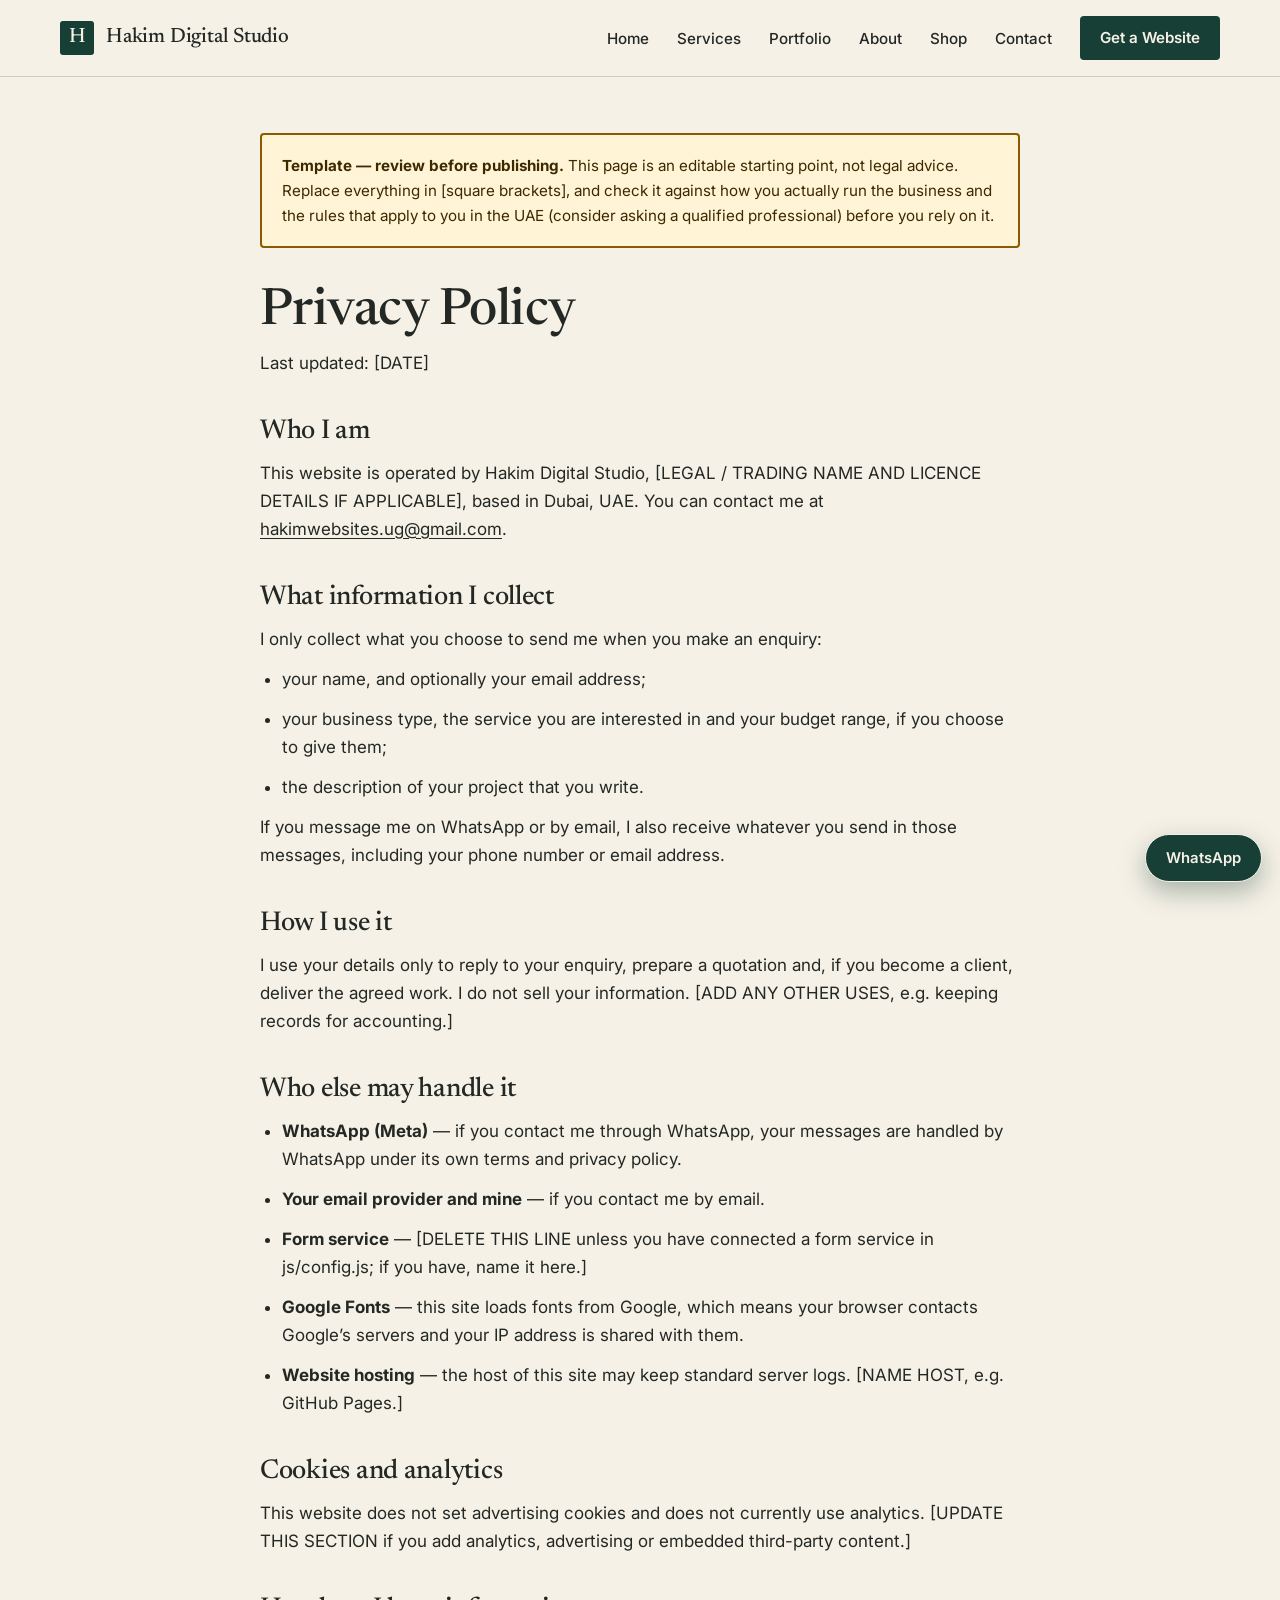
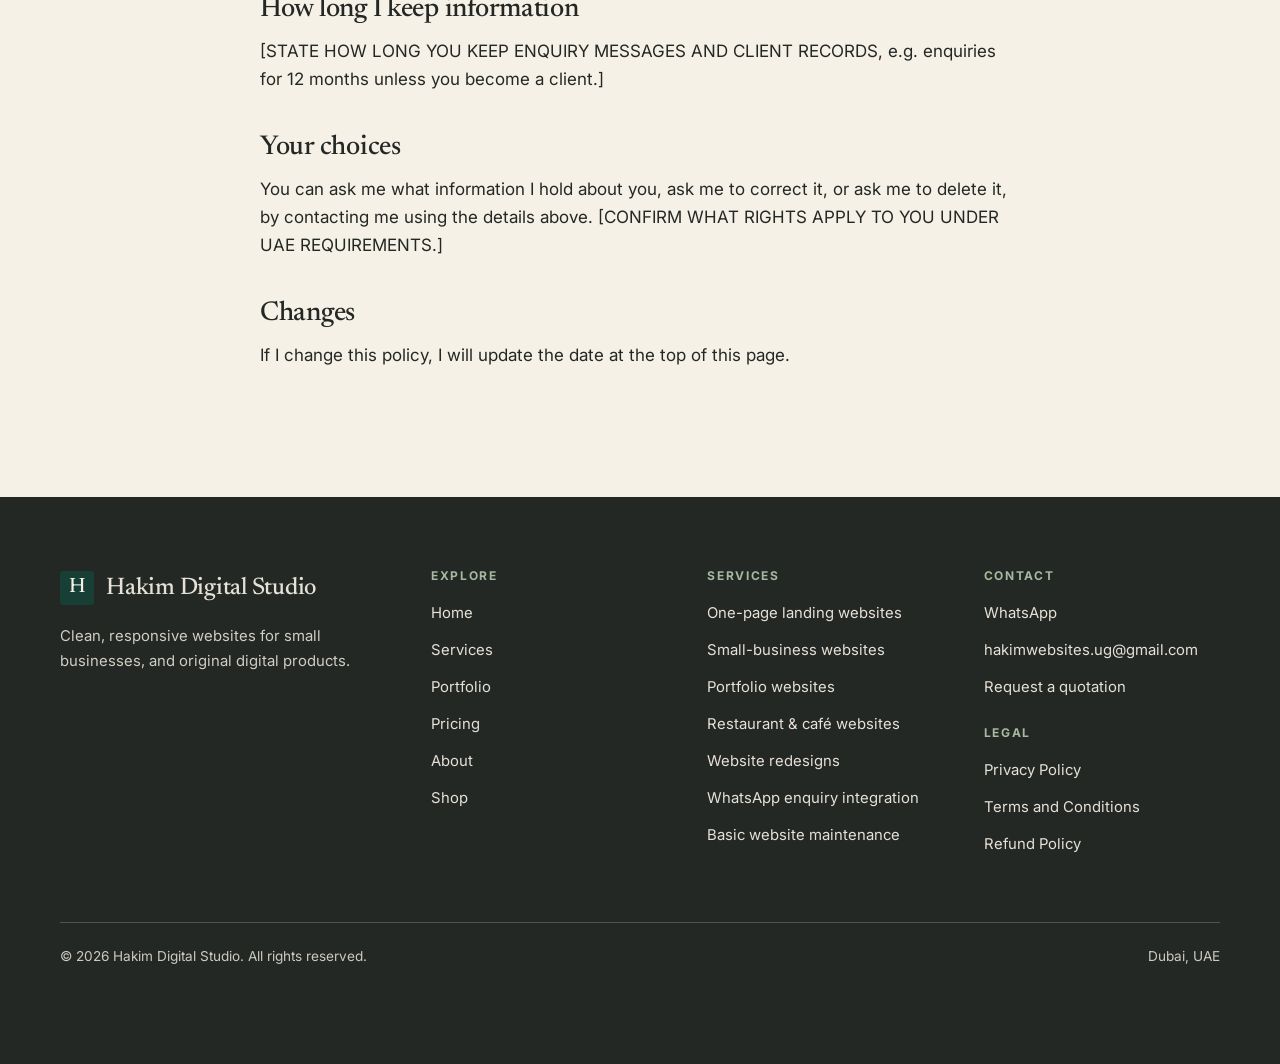
<file: privacy.html>
<!DOCTYPE html>
<html lang="en">

<head>
  <meta charset="UTF-8" />
  <meta name="viewport" content="width=device-width, initial-scale=1" />
  <title>Privacy Policy | Hakim Digital Studio</title>
  <meta name="description"
    content="How Hakim Digital Studio handles personal information sent through this website. Template to be reviewed before publishing." />
  <meta name="theme-color" content="#173F35" />

  <!-- Open Graph (link previews). To add a preview image and canonical URL after you publish,
       add: <meta property="og:url" content="https://YOUR-SITE-URL/"> and
            <meta property="og:image" content="https://YOUR-SITE-URL/images/og-image.jpg"> -->
  <meta property="og:type" content="website" />
  <meta property="og:site_name" content="Hakim Digital Studio" />
  <meta property="og:title" content="Privacy Policy | Hakim Digital Studio" />
  <meta property="og:description"
    content="How Hakim Digital Studio handles personal information sent through this website. Template to be reviewed before publishing." />

  <link rel="icon" href="images/favicon.svg" type="image/svg+xml" />

  <link rel="preconnect" href="https://fonts.googleapis.com" />
  <link rel="preconnect" href="https://fonts.gstatic.com" crossorigin />
  <link rel="stylesheet"
    href="https://fonts.googleapis.com/css2?family=Inter:wght@400;500;600;700&family=Newsreader:ital,opsz,wght@0,6..72,400;0,6..72,500;1,6..72,400;1,6..72,500&display=swap" />
  <link rel="stylesheet" href="css/style.css" />
</head>

<body>
  <a class="skip-link" href="#main">Skip to main content</a>

  <header class="site-header">
    <div class="container header-inner">
      <a class="brand" href="index.html" aria-label="Hakim Digital Studio — home">
        <span class="brand-mark" aria-hidden="true">H</span>
        <span class="brand-name">Hakim Digital Studio</span>
      </a>

      <button class="menu-toggle" id="menuToggle" type="button" aria-expanded="false" aria-controls="siteNav">
        <span class="menu-bars" aria-hidden="true"><span></span><span></span><span></span></span>
        <span class="menu-label">Menu</span>
      </button>

      <nav class="site-nav" id="siteNav" aria-label="Main navigation">
        <ul class="nav-list">
          <li><a href="index.html">Home</a></li>
          <li><a href="index.html#services">Services</a></li>
          <li><a href="index.html#portfolio">Portfolio</a></li>
          <li><a href="index.html#about">About</a></li>
          <li><a href="shop.html">Shop</a></li>
          <li><a href="index.html#contact">Contact</a></li>
          <li class="nav-cta"><a href="index.html#contact">Get a Website</a></li>
        </ul>
      </nav>
    </div>
  </header>

  <main id="main">
    <section class="section" style="padding-top:56px">
      <div class="container prose">
        <div class="template-banner" role="note"><strong>Template &mdash; review before publishing.</strong> This page
          is an editable starting point, not legal advice. Replace everything in [square brackets], and check it against
          how you actually run the business and the rules that apply to you in the UAE (consider asking a qualified
          professional) before you rely on it. </div>
        <h1 style="font-size:clamp(2.2rem,5vw,3.2rem);margin-bottom:8px">Privacy Policy</h1>
        <p class="muted">Last updated: [DATE]</p>
        <h2>Who I am</h2>
        <p>This website is operated by Hakim Digital Studio, [LEGAL / TRADING NAME AND LICENCE DETAILS IF APPLICABLE],
          based in Dubai, UAE. You can contact me at <a href="mailto:" data-email-link
            data-email-subject="Privacy question"><span data-email-text>the email address on the contact
              section</span></a>.</p>
        <h2>What information I collect</h2>
        <p>I only collect what you choose to send me when you make an enquiry:</p>
        <ul>
          <li>your name, and optionally your email address;</li>
          <li>your business type, the service you are interested in and your budget range, if you choose to give them;
          </li>
          <li>the description of your project that you write.</li>
        </ul>
        <p>If you message me on WhatsApp or by email, I also receive whatever you send in those messages, including your
          phone number or email address.</p>
        <h2>How I use it</h2>
        <p>I use your details only to reply to your enquiry, prepare a quotation and, if you become a client, deliver
          the agreed work. I do not sell your information. [ADD ANY OTHER USES, e.g. keeping records for accounting.]
        </p>
        <h2>Who else may handle it</h2>
        <ul>
          <li><strong>WhatsApp (Meta)</strong> &mdash; if you contact me through WhatsApp, your messages are handled by
            WhatsApp under its own terms and privacy policy.</li>
          <li><strong>Your email provider and mine</strong> &mdash; if you contact me by email.</li>
          <li><strong>Form service</strong> &mdash; [DELETE THIS LINE unless you have connected a form service in
            js/config.js; if you have, name it here.]</li>
          <li><strong>Google Fonts</strong> &mdash; this site loads fonts from Google, which means your browser contacts
            Google&rsquo;s servers and your IP address is shared with them.</li>
          <li><strong>Website hosting</strong> &mdash; the host of this site may keep standard server logs. [NAME HOST,
            e.g. GitHub Pages.]</li>
        </ul>
        <h2>Cookies and analytics</h2>
        <p>This website does not set advertising cookies and does not currently use analytics. [UPDATE THIS SECTION if
          you add analytics, advertising or embedded third-party content.]</p>
        <h2>How long I keep information</h2>
        <p>[STATE HOW LONG YOU KEEP ENQUIRY MESSAGES AND CLIENT RECORDS, e.g. enquiries for 12 months unless you become
          a client.]</p>
        <h2>Your choices</h2>
        <p>You can ask me what information I hold about you, ask me to correct it, or ask me to delete it, by contacting
          me using the details above. [CONFIRM WHAT RIGHTS APPLY TO YOU UNDER UAE REQUIREMENTS.]</p>
        <h2>Changes</h2>
        <p>If I change this policy, I will update the date at the top of this page.</p>
      </div>
    </section>
  </main>

  <footer class="site-footer">
    <div class="container">
      <div class="footer-grid">
        <div class="footer-brand">
          <a class="brand" href="index.html" aria-label="Hakim Digital Studio — home">
            <span class="brand-mark" aria-hidden="true">H</span>
            <span class="brand-name">Hakim Digital Studio</span>
          </a>
          <p>Clean, responsive websites for small businesses, and original digital products.</p>
        </div>

        <nav aria-label="Footer navigation">
          <h3>Explore</h3>
          <ul>
            <li><a href="index.html">Home</a></li>
            <li><a href="index.html#services">Services</a></li>
            <li><a href="index.html#portfolio">Portfolio</a></li>
            <li><a href="index.html#pricing">Pricing</a></li>
            <li><a href="index.html#about">About</a></li>
            <li><a href="shop.html">Shop</a></li>
          </ul>
        </nav>

        <nav aria-label="Footer services">
          <h3>Services</h3>
          <ul>
            <li><a href="index.html#svc-landing">One-page landing websites</a></li>
            <li><a href="index.html#svc-business">Small-business websites</a></li>
            <li><a href="index.html#svc-portfolio">Portfolio websites</a></li>
            <li><a href="index.html#svc-restaurant">Restaurant &amp; café websites</a></li>
            <li><a href="index.html#svc-redesign">Website redesigns</a></li>
            <li><a href="index.html#svc-whatsapp">WhatsApp enquiry integration</a></li>
            <li><a href="index.html#svc-care">Basic website maintenance</a></li>
          </ul>
        </nav>

        <div>
          <h3>Contact</h3>
          <ul>
            <li><a href="https://wa.me/" data-wa target="_blank" rel="noopener">WhatsApp</a></li>
            <li><a href="mailto:" data-email-link data-email-subject="Website enquiry"><span
                  data-email-text>Email</span></a></li>
            <li><a href="index.html#contact">Request a quotation</a></li>
          </ul>
          <h3 style="margin-top:26px">Legal</h3>
          <ul>
            <li><a href="privacy.html">Privacy Policy</a></li>
            <li><a href="terms.html">Terms and Conditions</a></li>
            <li><a href="refund-policy.html">Refund Policy</a></li>
          </ul>
        </div>
      </div>

      <div class="footer-bottom">
        <span>&copy; <span data-year>2026</span> Hakim Digital Studio. All rights reserved.</span>
        <span>Dubai, UAE</span>
      </div>
    </div>
  </footer>

  <a class="floating-wa" href="index.html#contact" data-wa target="_blank" rel="noopener"
    aria-label="Chat on WhatsApp">WhatsApp</a>

  <script src="js/config.js"></script>
  <script src="js/main.js"></script>
</body>

</html>
</file>
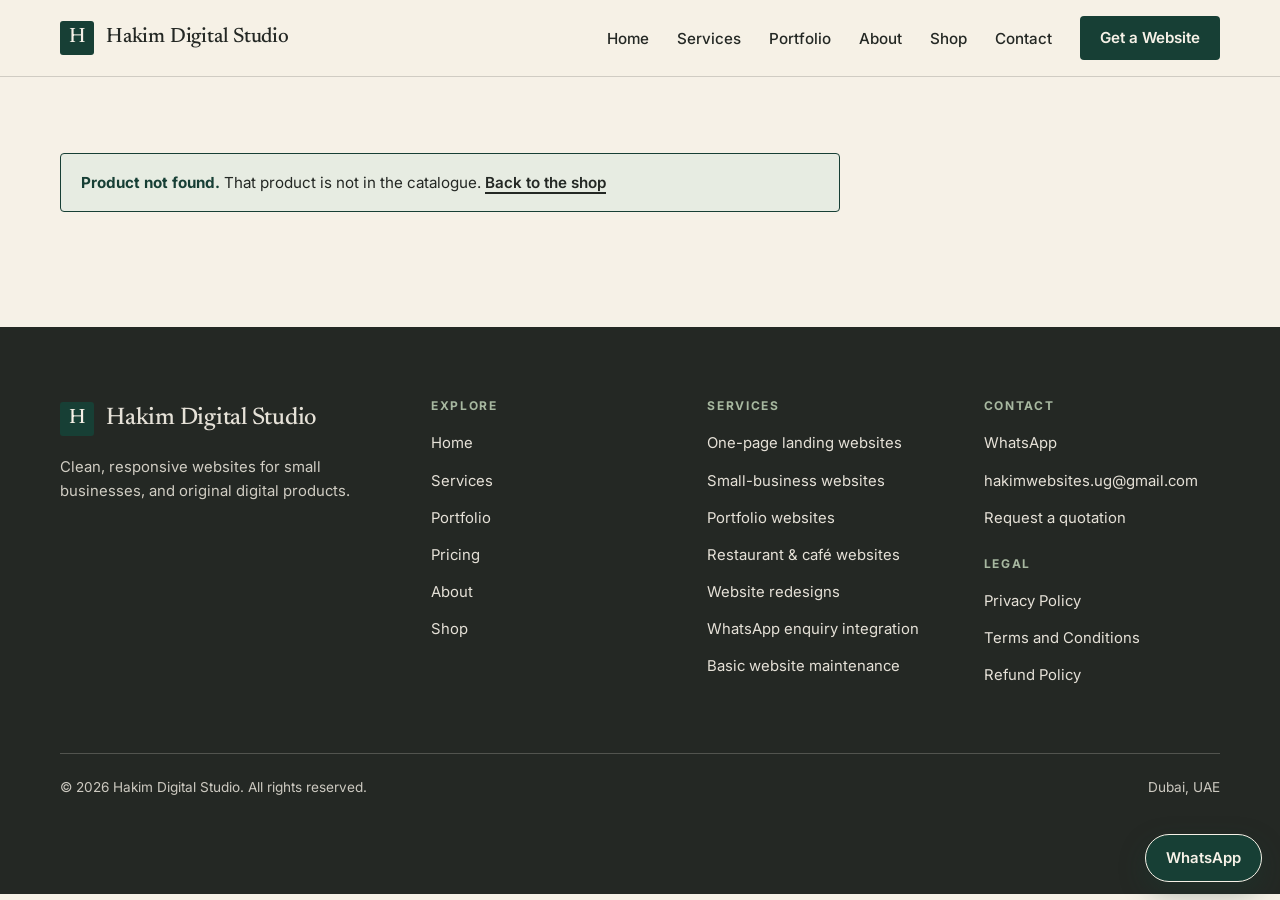
<file: product.html>
<!DOCTYPE html>
<html lang="en">

<head>
  <meta charset="UTF-8" />
  <meta name="viewport" content="width=device-width, initial-scale=1" />
  <title>Product | Hakim Digital Studio Shop</title>
  <meta name="description" content="Product details for a sample digital product from Hakim Digital Studio." />
  <meta name="theme-color" content="#173F35" />

  <!-- Open Graph (link previews). To add a preview image and canonical URL after you publish,
       add: <meta property="og:url" content="https://YOUR-SITE-URL/"> and
            <meta property="og:image" content="https://YOUR-SITE-URL/images/og-image.jpg"> -->
  <meta property="og:type" content="website" />
  <meta property="og:site_name" content="Hakim Digital Studio" />
  <meta property="og:title" content="Product | Hakim Digital Studio Shop" />
  <meta property="og:description" content="Product details for a sample digital product from Hakim Digital Studio." />

  <link rel="icon" href="images/favicon.svg" type="image/svg+xml" />

  <link rel="preconnect" href="https://fonts.googleapis.com" />
  <link rel="preconnect" href="https://fonts.gstatic.com" crossorigin />
  <link rel="stylesheet"
    href="https://fonts.googleapis.com/css2?family=Inter:wght@400;500;600;700&family=Newsreader:ital,opsz,wght@0,6..72,400;0,6..72,500;1,6..72,400;1,6..72,500&display=swap" />
  <link rel="stylesheet" href="css/style.css" />
</head>

<body>
  <a class="skip-link" href="#main">Skip to main content</a>

  <header class="site-header">
    <div class="container header-inner">
      <a class="brand" href="index.html" aria-label="Hakim Digital Studio — home">
        <span class="brand-mark" aria-hidden="true">H</span>
        <span class="brand-name">Hakim Digital Studio</span>
      </a>

      <button class="menu-toggle" id="menuToggle" type="button" aria-expanded="false" aria-controls="siteNav">
        <span class="menu-bars" aria-hidden="true"><span></span><span></span><span></span></span>
        <span class="menu-label">Menu</span>
      </button>

      <nav class="site-nav" id="siteNav" aria-label="Main navigation">
        <ul class="nav-list">
          <li><a href="index.html">Home</a></li>
          <li><a href="index.html#services">Services</a></li>
          <li><a href="index.html#portfolio">Portfolio</a></li>
          <li><a href="index.html#about">About</a></li>
          <li><a href="shop.html">Shop</a></li>
          <li><a href="index.html#contact">Contact</a></li>
          <li class="nav-cta"><a href="index.html#contact">Get a Website</a></li>
        </ul>
      </nav>
    </div>
  </header>

  <main id="main">
    <section class="section" style="padding-top:48px" aria-label="Product details">
      <div class="container" id="productDetail">
        <noscript>
          <p class="banner">Product details need JavaScript to display. <a class="text-link" href="shop.html">Back to
              the shop</a>.</p>
        </noscript>
      </div>
    </section>
  </main>

  <footer class="site-footer">
    <div class="container">
      <div class="footer-grid">
        <div class="footer-brand">
          <a class="brand" href="index.html" aria-label="Hakim Digital Studio — home">
            <span class="brand-mark" aria-hidden="true">H</span>
            <span class="brand-name">Hakim Digital Studio</span>
          </a>
          <p>Clean, responsive websites for small businesses, and original digital products.</p>
        </div>

        <nav aria-label="Footer navigation">
          <h3>Explore</h3>
          <ul>
            <li><a href="index.html">Home</a></li>
            <li><a href="index.html#services">Services</a></li>
            <li><a href="index.html#portfolio">Portfolio</a></li>
            <li><a href="index.html#pricing">Pricing</a></li>
            <li><a href="index.html#about">About</a></li>
            <li><a href="shop.html">Shop</a></li>
          </ul>
        </nav>

        <nav aria-label="Footer services">
          <h3>Services</h3>
          <ul>
            <li><a href="index.html#svc-landing">One-page landing websites</a></li>
            <li><a href="index.html#svc-business">Small-business websites</a></li>
            <li><a href="index.html#svc-portfolio">Portfolio websites</a></li>
            <li><a href="index.html#svc-restaurant">Restaurant &amp; café websites</a></li>
            <li><a href="index.html#svc-redesign">Website redesigns</a></li>
            <li><a href="index.html#svc-whatsapp">WhatsApp enquiry integration</a></li>
            <li><a href="index.html#svc-care">Basic website maintenance</a></li>
          </ul>
        </nav>

        <div>
          <h3>Contact</h3>
          <ul>
            <li><a href="https://wa.me/" data-wa target="_blank" rel="noopener">WhatsApp</a></li>
            <li><a href="mailto:" data-email-link data-email-subject="Website enquiry"><span
                  data-email-text>Email</span></a></li>
            <li><a href="index.html#contact">Request a quotation</a></li>
          </ul>
          <h3 style="margin-top:26px">Legal</h3>
          <ul>
            <li><a href="privacy.html">Privacy Policy</a></li>
            <li><a href="terms.html">Terms and Conditions</a></li>
            <li><a href="refund-policy.html">Refund Policy</a></li>
          </ul>
        </div>
      </div>

      <div class="footer-bottom">
        <span>&copy; <span data-year>2026</span> Hakim Digital Studio. All rights reserved.</span>
        <span>Dubai, UAE</span>
      </div>
    </div>
  </footer>

  <a class="floating-wa" href="index.html#contact" data-wa target="_blank" rel="noopener"
    aria-label="Chat on WhatsApp">WhatsApp</a>

  <script src="js/config.js"></script>
  <script src="js/main.js"></script>
  <script src="js/products.js"></script>
  <script src="js/shop.js"></script>
</body>

</html>
</file>
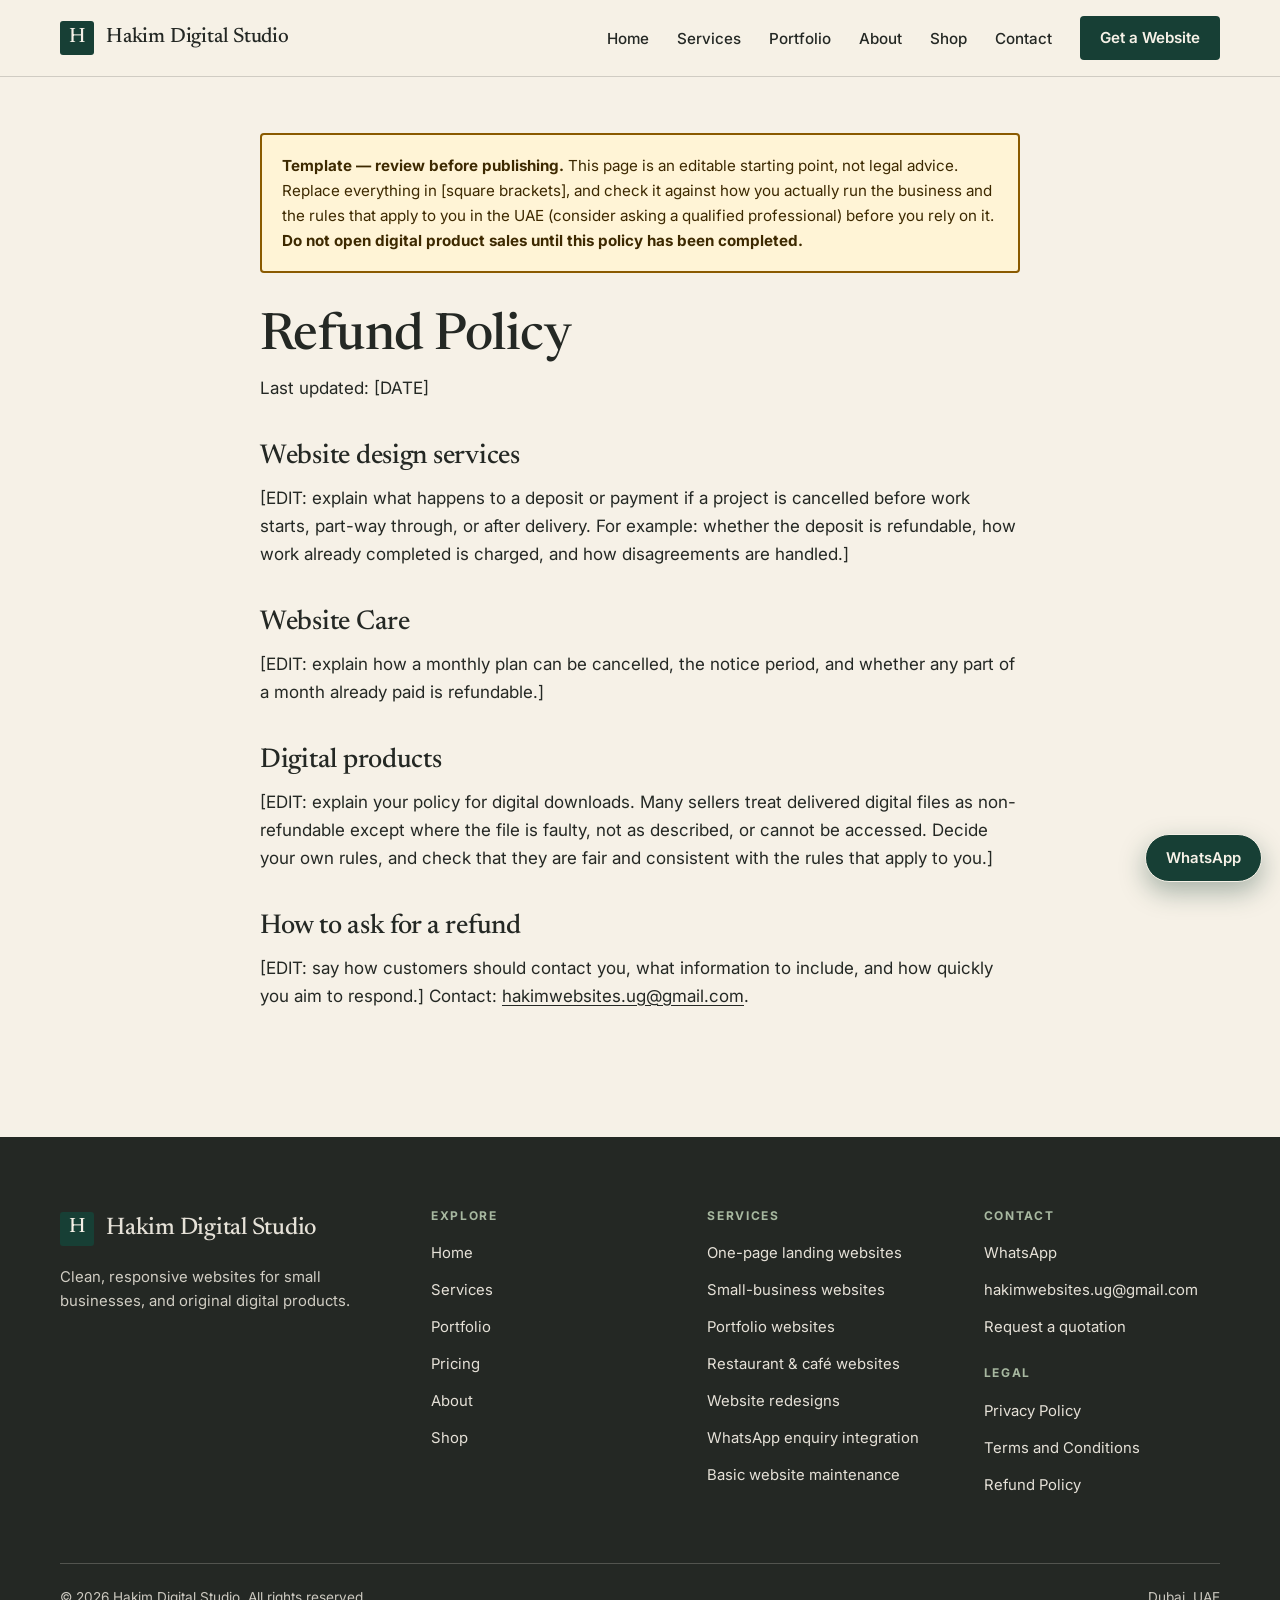
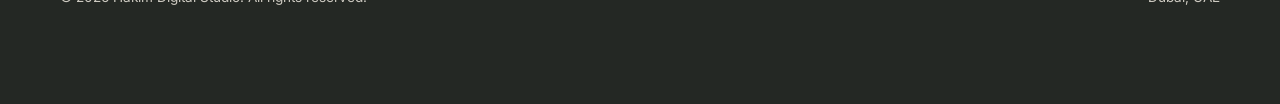
<file: refund-policy.html>
<!DOCTYPE html>
<html lang="en">

<head>
  <meta charset="UTF-8" />
  <meta name="viewport" content="width=device-width, initial-scale=1" />
  <title>Refund Policy | Hakim Digital Studio</title>
  <meta name="description"
    content="Refund policy template for Hakim Digital Studio services and digital products. To be completed before sales begin." />
  <meta name="theme-color" content="#173F35" />

  <!-- Open Graph (link previews). To add a preview image and canonical URL after you publish,
       add: <meta property="og:url" content="https://YOUR-SITE-URL/"> and
            <meta property="og:image" content="https://YOUR-SITE-URL/images/og-image.jpg"> -->
  <meta property="og:type" content="website" />
  <meta property="og:site_name" content="Hakim Digital Studio" />
  <meta property="og:title" content="Refund Policy | Hakim Digital Studio" />
  <meta property="og:description"
    content="Refund policy template for Hakim Digital Studio services and digital products. To be completed before sales begin." />

  <link rel="icon" href="images/favicon.svg" type="image/svg+xml" />

  <link rel="preconnect" href="https://fonts.googleapis.com" />
  <link rel="preconnect" href="https://fonts.gstatic.com" crossorigin />
  <link rel="stylesheet"
    href="https://fonts.googleapis.com/css2?family=Inter:wght@400;500;600;700&family=Newsreader:ital,opsz,wght@0,6..72,400;0,6..72,500;1,6..72,400;1,6..72,500&display=swap" />
  <link rel="stylesheet" href="css/style.css" />
</head>

<body>
  <a class="skip-link" href="#main">Skip to main content</a>

  <header class="site-header">
    <div class="container header-inner">
      <a class="brand" href="index.html" aria-label="Hakim Digital Studio — home">
        <span class="brand-mark" aria-hidden="true">H</span>
        <span class="brand-name">Hakim Digital Studio</span>
      </a>

      <button class="menu-toggle" id="menuToggle" type="button" aria-expanded="false" aria-controls="siteNav">
        <span class="menu-bars" aria-hidden="true"><span></span><span></span><span></span></span>
        <span class="menu-label">Menu</span>
      </button>

      <nav class="site-nav" id="siteNav" aria-label="Main navigation">
        <ul class="nav-list">
          <li><a href="index.html">Home</a></li>
          <li><a href="index.html#services">Services</a></li>
          <li><a href="index.html#portfolio">Portfolio</a></li>
          <li><a href="index.html#about">About</a></li>
          <li><a href="shop.html">Shop</a></li>
          <li><a href="index.html#contact">Contact</a></li>
          <li class="nav-cta"><a href="index.html#contact">Get a Website</a></li>
        </ul>
      </nav>
    </div>
  </header>

  <main id="main">
    <section class="section" style="padding-top:56px">
      <div class="container prose">
        <div class="template-banner" role="note"><strong>Template &mdash; review before publishing.</strong> This page
          is an editable starting point, not legal advice. Replace everything in [square brackets], and check it against
          how you actually run the business and the rules that apply to you in the UAE (consider asking a qualified
          professional) before you rely on it. <strong>Do not open digital product sales until this policy has been
            completed.</strong></div>
        <h1 style="font-size:clamp(2.2rem,5vw,3.2rem);margin-bottom:8px">Refund Policy</h1>
        <p class="muted">Last updated: [DATE]</p>
        <h2>Website design services</h2>
        <p>[EDIT: explain what happens to a deposit or payment if a project is cancelled before work starts, part-way
          through, or after delivery. For example: whether the deposit is refundable, how work already completed is
          charged, and how disagreements are handled.]</p>
        <h2>Website Care</h2>
        <p>[EDIT: explain how a monthly plan can be cancelled, the notice period, and whether any part of a month
          already paid is refundable.]</p>
        <h2>Digital products</h2>
        <p>[EDIT: explain your policy for digital downloads. Many sellers treat delivered digital files as
          non-refundable except where the file is faulty, not as described, or cannot be accessed. Decide your own
          rules, and check that they are fair and consistent with the rules that apply to you.]</p>
        <h2>How to ask for a refund</h2>
        <p>[EDIT: say how customers should contact you, what information to include, and how quickly you aim to
          respond.] Contact: <a href="mailto:" data-email-link data-email-subject="Refund request"><span
              data-email-text>email me</span></a>.</p>
      </div>
    </section>
  </main>

  <footer class="site-footer">
    <div class="container">
      <div class="footer-grid">
        <div class="footer-brand">
          <a class="brand" href="index.html" aria-label="Hakim Digital Studio — home">
            <span class="brand-mark" aria-hidden="true">H</span>
            <span class="brand-name">Hakim Digital Studio</span>
          </a>
          <p>Clean, responsive websites for small businesses, and original digital products.</p>
        </div>

        <nav aria-label="Footer navigation">
          <h3>Explore</h3>
          <ul>
            <li><a href="index.html">Home</a></li>
            <li><a href="index.html#services">Services</a></li>
            <li><a href="index.html#portfolio">Portfolio</a></li>
            <li><a href="index.html#pricing">Pricing</a></li>
            <li><a href="index.html#about">About</a></li>
            <li><a href="shop.html">Shop</a></li>
          </ul>
        </nav>

        <nav aria-label="Footer services">
          <h3>Services</h3>
          <ul>
            <li><a href="index.html#svc-landing">One-page landing websites</a></li>
            <li><a href="index.html#svc-business">Small-business websites</a></li>
            <li><a href="index.html#svc-portfolio">Portfolio websites</a></li>
            <li><a href="index.html#svc-restaurant">Restaurant &amp; café websites</a></li>
            <li><a href="index.html#svc-redesign">Website redesigns</a></li>
            <li><a href="index.html#svc-whatsapp">WhatsApp enquiry integration</a></li>
            <li><a href="index.html#svc-care">Basic website maintenance</a></li>
          </ul>
        </nav>

        <div>
          <h3>Contact</h3>
          <ul>
            <li><a href="https://wa.me/" data-wa target="_blank" rel="noopener">WhatsApp</a></li>
            <li><a href="mailto:" data-email-link data-email-subject="Website enquiry"><span
                  data-email-text>Email</span></a></li>
            <li><a href="index.html#contact">Request a quotation</a></li>
          </ul>
          <h3 style="margin-top:26px">Legal</h3>
          <ul>
            <li><a href="privacy.html">Privacy Policy</a></li>
            <li><a href="terms.html">Terms and Conditions</a></li>
            <li><a href="refund-policy.html">Refund Policy</a></li>
          </ul>
        </div>
      </div>

      <div class="footer-bottom">
        <span>&copy; <span data-year>2026</span> Hakim Digital Studio. All rights reserved.</span>
        <span>Dubai, UAE</span>
      </div>
    </div>
  </footer>

  <a class="floating-wa" href="index.html#contact" data-wa target="_blank" rel="noopener"
    aria-label="Chat on WhatsApp">WhatsApp</a>

  <script src="js/config.js"></script>
  <script src="js/main.js"></script>
</body>

</html>
</file>
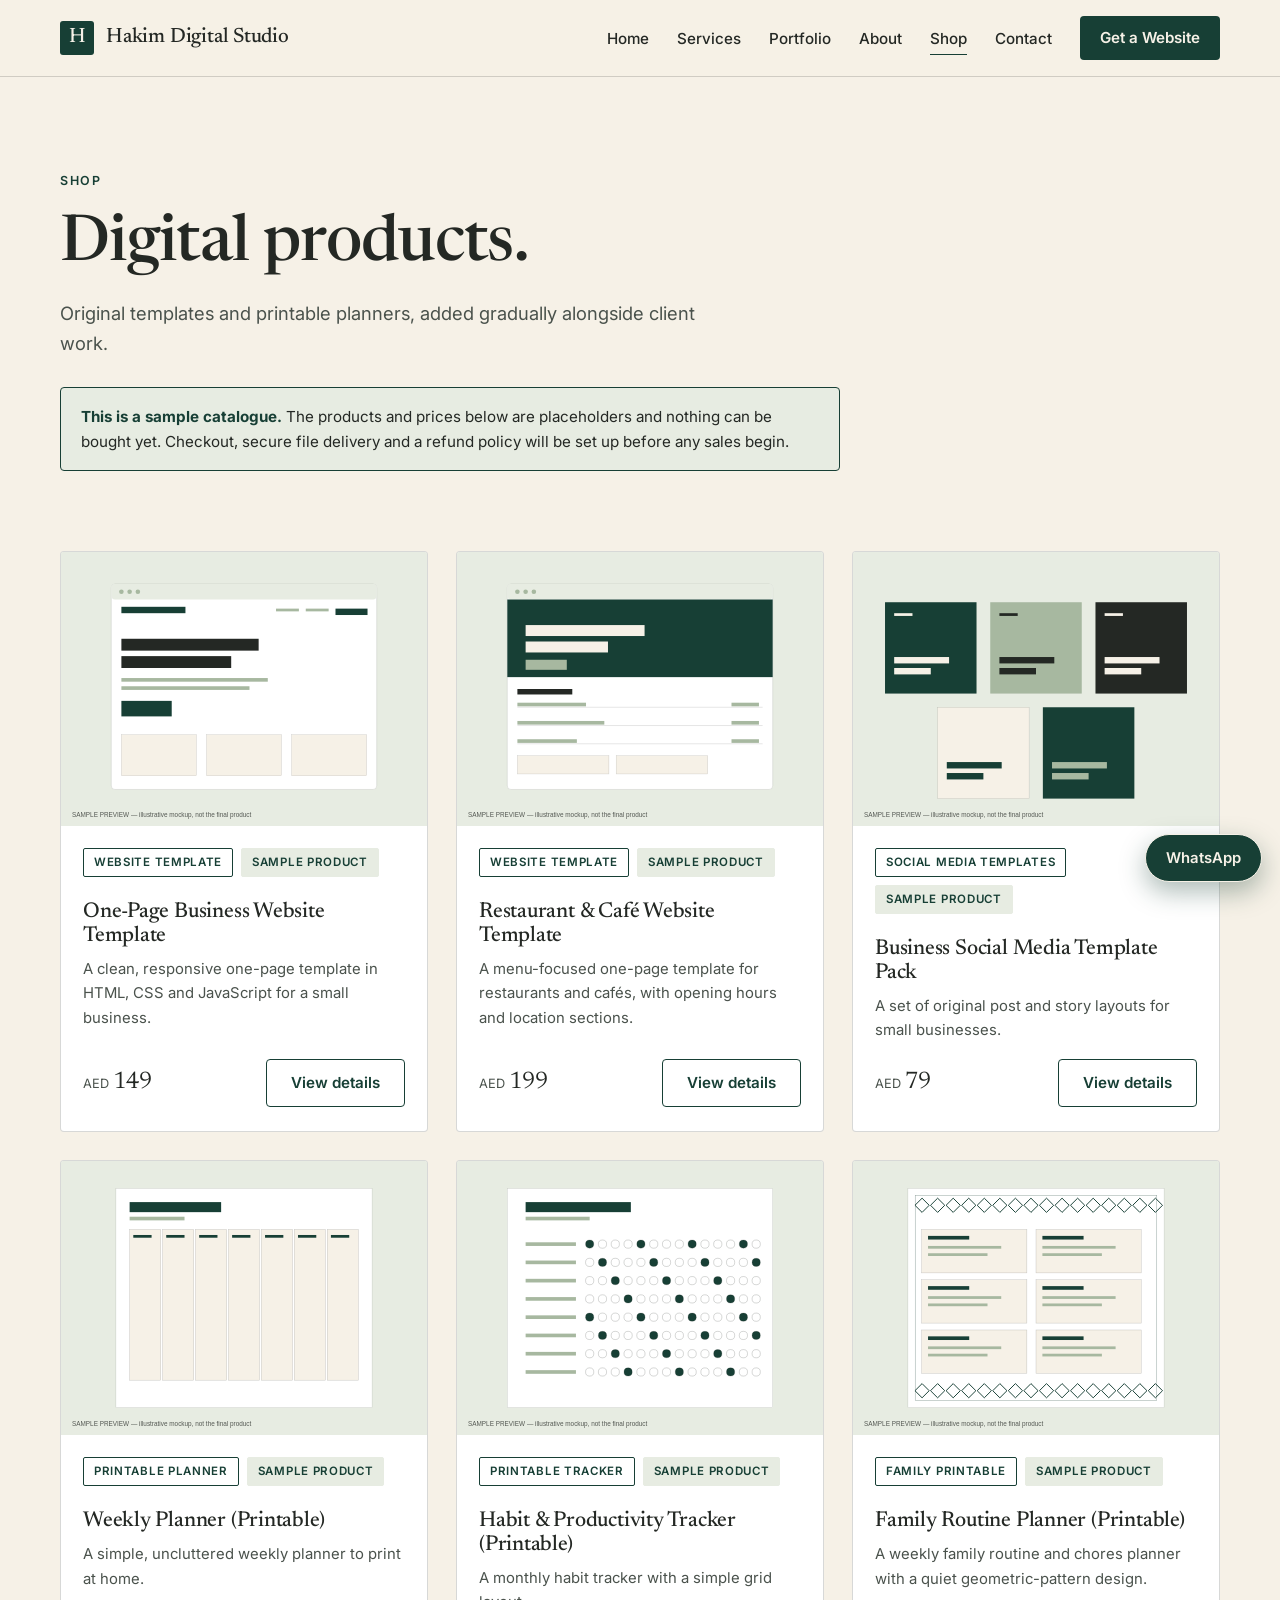
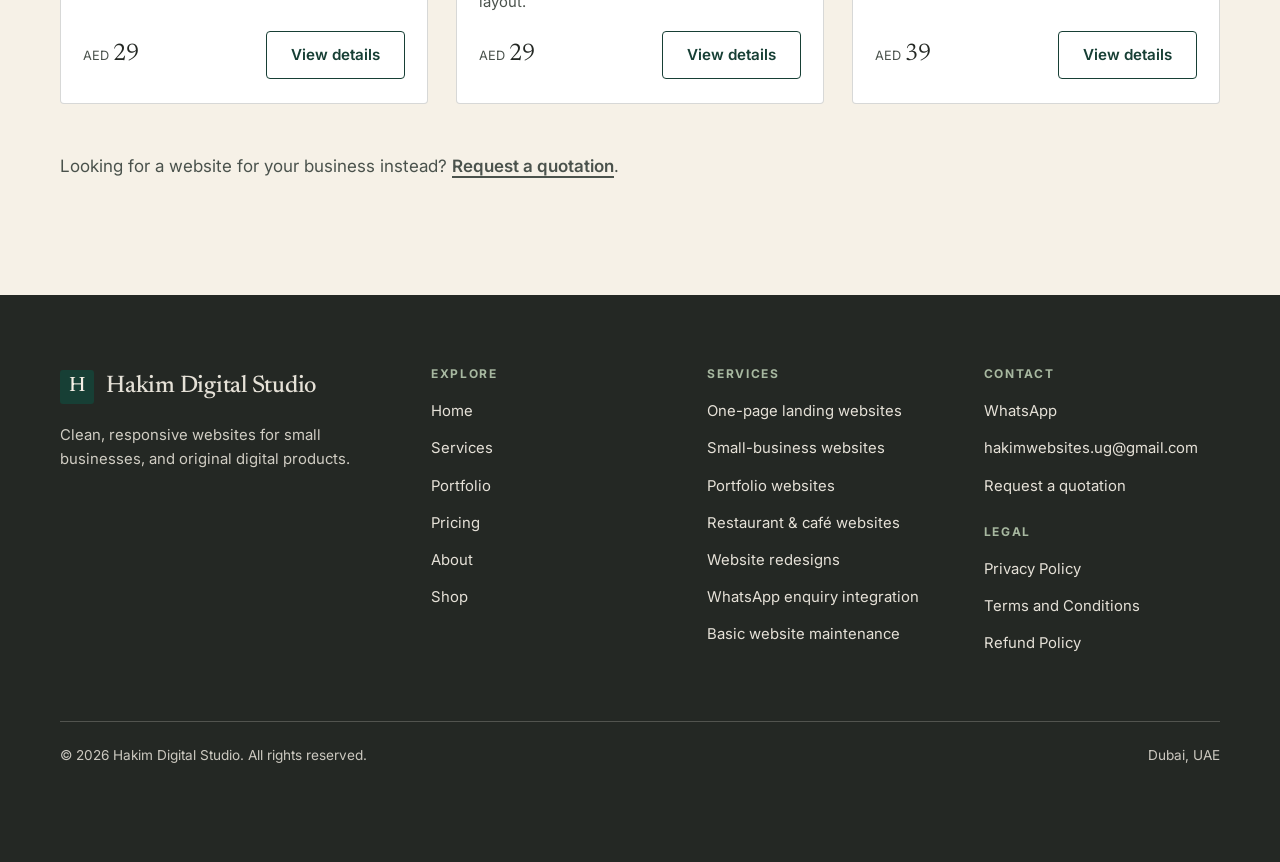
<file: shop.html>
<!DOCTYPE html>
<html lang="en">

<head>
  <meta charset="UTF-8" />
  <meta name="viewport" content="width=device-width, initial-scale=1" />
  <title>Shop | Hakim Digital Studio</title>
  <meta name="description"
    content="Sample catalogue of original digital products from Hakim Digital Studio: website templates, social media templates and printable planners. Checkout is not live yet." />
  <meta name="theme-color" content="#173F35" />

  <!-- Open Graph (link previews). To add a preview image and canonical URL after you publish,
       add: <meta property="og:url" content="https://YOUR-SITE-URL/"> and
            <meta property="og:image" content="https://YOUR-SITE-URL/images/og-image.jpg"> -->
  <meta property="og:type" content="website" />
  <meta property="og:site_name" content="Hakim Digital Studio" />
  <meta property="og:title" content="Shop | Hakim Digital Studio" />
  <meta property="og:description"
    content="Sample catalogue of original digital products from Hakim Digital Studio: website templates, social media templates and printable planners. Checkout is not live yet." />

  <link rel="icon" href="images/favicon.svg" type="image/svg+xml" />

  <link rel="preconnect" href="https://fonts.googleapis.com" />
  <link rel="preconnect" href="https://fonts.gstatic.com" crossorigin />
  <link rel="stylesheet"
    href="https://fonts.googleapis.com/css2?family=Inter:wght@400;500;600;700&family=Newsreader:ital,opsz,wght@0,6..72,400;0,6..72,500;1,6..72,400;1,6..72,500&display=swap" />
  <link rel="stylesheet" href="css/style.css" />
</head>

<body>
  <a class="skip-link" href="#main">Skip to main content</a>

  <header class="site-header">
    <div class="container header-inner">
      <a class="brand" href="index.html" aria-label="Hakim Digital Studio — home">
        <span class="brand-mark" aria-hidden="true">H</span>
        <span class="brand-name">Hakim Digital Studio</span>
      </a>

      <button class="menu-toggle" id="menuToggle" type="button" aria-expanded="false" aria-controls="siteNav">
        <span class="menu-bars" aria-hidden="true"><span></span><span></span><span></span></span>
        <span class="menu-label">Menu</span>
      </button>

      <nav class="site-nav" id="siteNav" aria-label="Main navigation">
        <ul class="nav-list">
          <li><a href="index.html">Home</a></li>
          <li><a href="index.html#services">Services</a></li>
          <li><a href="index.html#portfolio">Portfolio</a></li>
          <li><a href="index.html#about">About</a></li>
          <li><a href="shop.html" aria-current="page">Shop</a></li>
          <li><a href="index.html#contact">Contact</a></li>
          <li class="nav-cta"><a href="index.html#contact">Get a Website</a></li>
        </ul>
      </nav>
    </div>
  </header>

  <main id="main">
    <section class="page-hero">
      <div class="container">
        <span class="eyebrow">Shop</span>
        <h1>Digital products.</h1>
        <p class="lede">Original templates and printable planners, added gradually alongside client work.</p>
        <div class="banner"><strong>This is a sample catalogue.</strong> The products and prices below are placeholders
          and nothing can be bought yet. Checkout, secure file delivery and a refund policy will be set up before any
          sales begin.</div>
      </div>
    </section>

    <section class="section" style="padding-top:24px" aria-label="Products">
      <div class="container">
        <div class="product-grid" id="productGrid"></div>
        <noscript>
          <p class="banner">The product catalogue needs JavaScript to display. You can still <a class="text-link"
              href="index.html#contact">contact me</a> about any product.</p>
        </noscript>
        <p style="margin-top:48px" class="muted">Looking for a website for your business instead? <a class="text-link"
            href="index.html#contact">Request a quotation</a>.</p>
      </div>
    </section>
  </main>

  <footer class="site-footer">
    <div class="container">
      <div class="footer-grid">
        <div class="footer-brand">
          <a class="brand" href="index.html" aria-label="Hakim Digital Studio — home">
            <span class="brand-mark" aria-hidden="true">H</span>
            <span class="brand-name">Hakim Digital Studio</span>
          </a>
          <p>Clean, responsive websites for small businesses, and original digital products.</p>
        </div>

        <nav aria-label="Footer navigation">
          <h3>Explore</h3>
          <ul>
            <li><a href="index.html">Home</a></li>
            <li><a href="index.html#services">Services</a></li>
            <li><a href="index.html#portfolio">Portfolio</a></li>
            <li><a href="index.html#pricing">Pricing</a></li>
            <li><a href="index.html#about">About</a></li>
            <li><a href="shop.html">Shop</a></li>
          </ul>
        </nav>

        <nav aria-label="Footer services">
          <h3>Services</h3>
          <ul>
            <li><a href="index.html#svc-landing">One-page landing websites</a></li>
            <li><a href="index.html#svc-business">Small-business websites</a></li>
            <li><a href="index.html#svc-portfolio">Portfolio websites</a></li>
            <li><a href="index.html#svc-restaurant">Restaurant &amp; café websites</a></li>
            <li><a href="index.html#svc-redesign">Website redesigns</a></li>
            <li><a href="index.html#svc-whatsapp">WhatsApp enquiry integration</a></li>
            <li><a href="index.html#svc-care">Basic website maintenance</a></li>
          </ul>
        </nav>

        <div>
          <h3>Contact</h3>
          <ul>
            <li><a href="https://wa.me/" data-wa target="_blank" rel="noopener">WhatsApp</a></li>
            <li><a href="mailto:" data-email-link data-email-subject="Website enquiry"><span
                  data-email-text>Email</span></a></li>
            <li><a href="index.html#contact">Request a quotation</a></li>
          </ul>
          <h3 style="margin-top:26px">Legal</h3>
          <ul>
            <li><a href="privacy.html">Privacy Policy</a></li>
            <li><a href="terms.html">Terms and Conditions</a></li>
            <li><a href="refund-policy.html">Refund Policy</a></li>
          </ul>
        </div>
      </div>

      <div class="footer-bottom">
        <span>&copy; <span data-year>2026</span> Hakim Digital Studio. All rights reserved.</span>
        <span>Dubai, UAE</span>
      </div>
    </div>
  </footer>

  <a class="floating-wa" href="index.html#contact" data-wa target="_blank" rel="noopener"
    aria-label="Chat on WhatsApp">WhatsApp</a>

  <script src="js/config.js"></script>
  <script src="js/main.js"></script>
  <script src="js/products.js"></script>
  <script src="js/shop.js"></script>
</body>

</html>
</file>
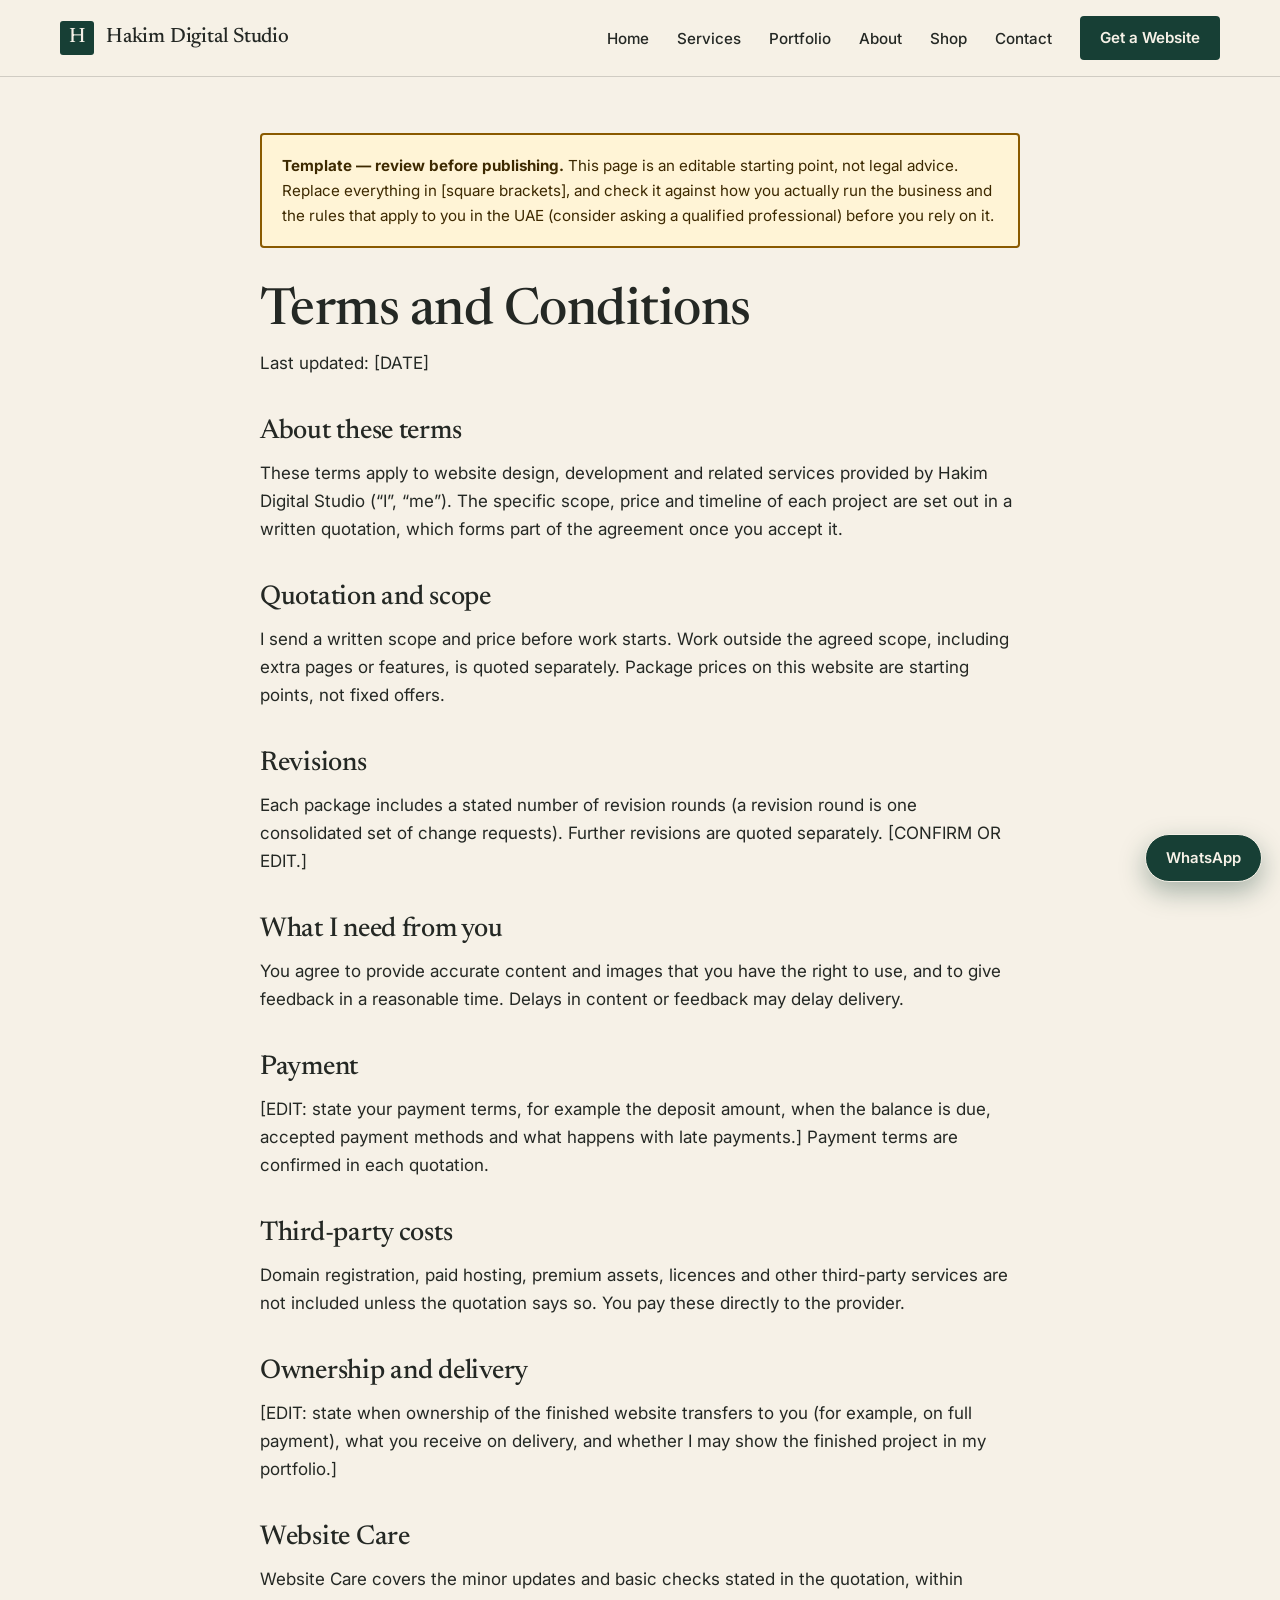
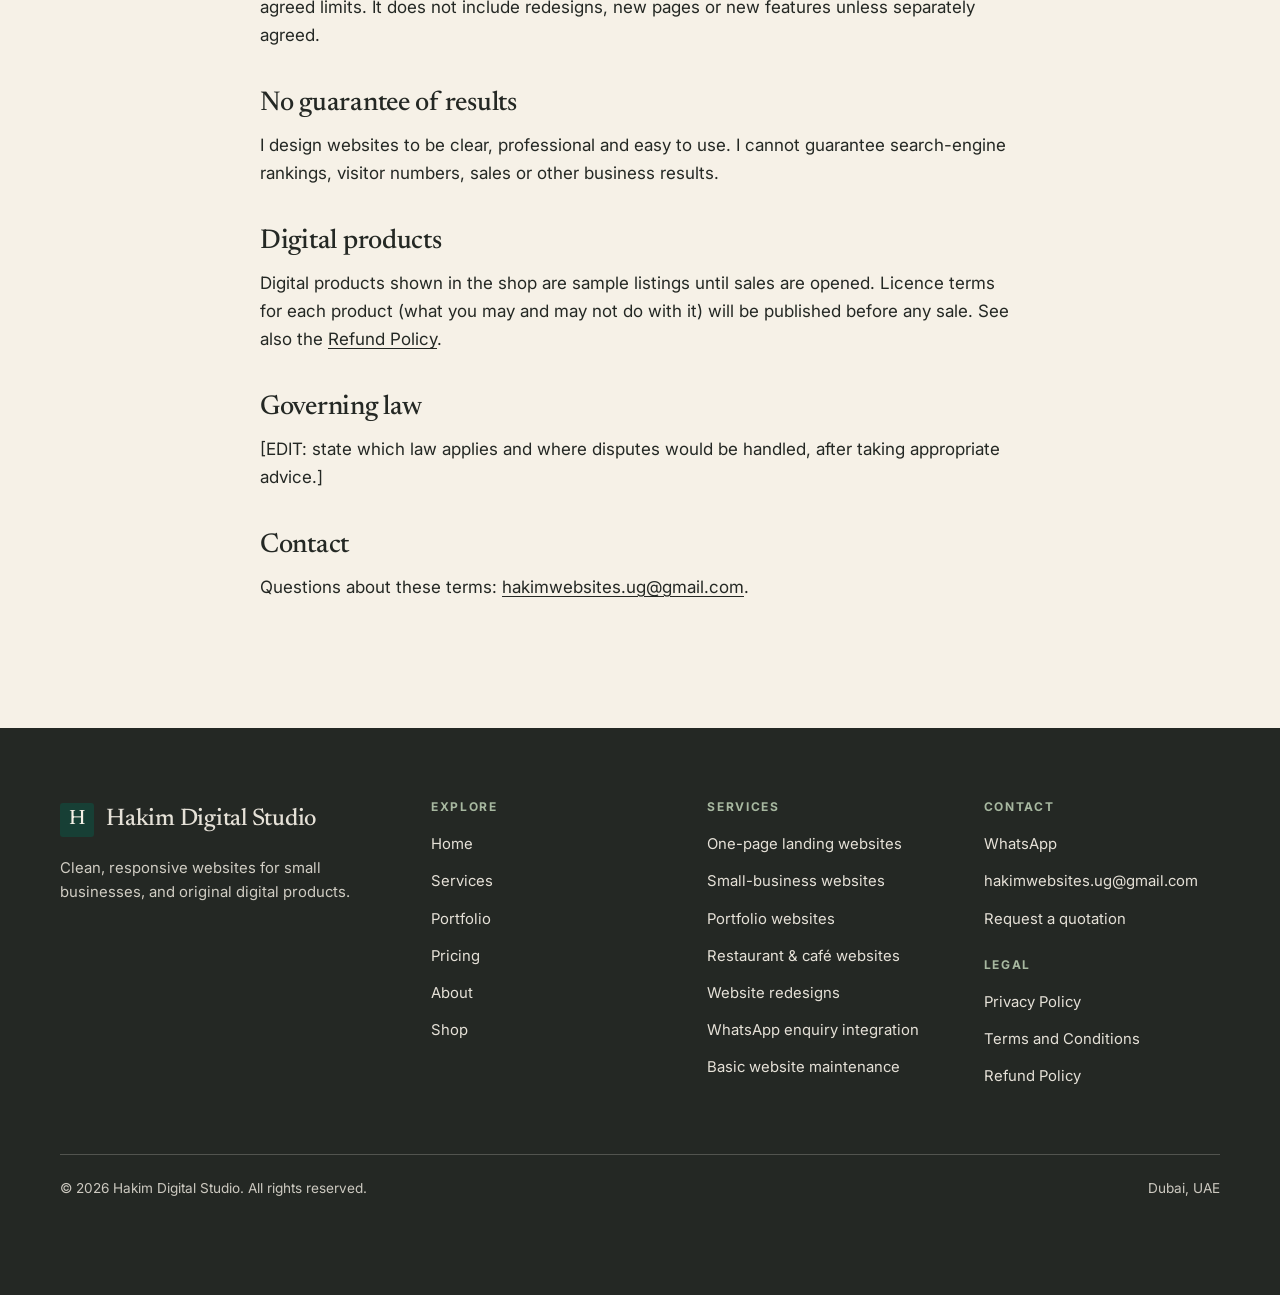
<file: terms.html>
<!DOCTYPE html>
<html lang="en">
<head>
  <meta charset="UTF-8" />
  <meta name="viewport" content="width=device-width, initial-scale=1" />
  <title>Terms and Conditions | Hakim Digital Studio</title>
  <meta name="description" content="Terms and conditions for website design services from Hakim Digital Studio. Template to be reviewed before publishing." />
  <meta name="theme-color" content="#173F35" />

  <!-- Open Graph (link previews). To add a preview image and canonical URL after you publish,
       add: <meta property="og:url" content="https://YOUR-SITE-URL/"> and
            <meta property="og:image" content="https://YOUR-SITE-URL/images/og-image.jpg"> -->
  <meta property="og:type" content="website" />
  <meta property="og:site_name" content="Hakim Digital Studio" />
  <meta property="og:title" content="Terms and Conditions | Hakim Digital Studio" />
  <meta property="og:description" content="Terms and conditions for website design services from Hakim Digital Studio. Template to be reviewed before publishing." />

  <link rel="icon" href="images/favicon.svg" type="image/svg+xml" />

  <link rel="preconnect" href="https://fonts.googleapis.com" />
  <link rel="preconnect" href="https://fonts.gstatic.com" crossorigin />
  <link rel="stylesheet" href="https://fonts.googleapis.com/css2?family=Inter:wght@400;500;600;700&family=Newsreader:ital,opsz,wght@0,6..72,400;0,6..72,500;1,6..72,400;1,6..72,500&display=swap" />
  <link rel="stylesheet" href="css/style.css" />
</head>
<body>
  <a class="skip-link" href="#main">Skip to main content</a>

  <header class="site-header">
    <div class="container header-inner">
      <a class="brand" href="index.html" aria-label="Hakim Digital Studio — home">
        <span class="brand-mark" aria-hidden="true">H</span>
        <span class="brand-name">Hakim Digital Studio</span>
      </a>

      <button class="menu-toggle" id="menuToggle" type="button" aria-expanded="false" aria-controls="siteNav">
        <span class="menu-bars" aria-hidden="true"><span></span><span></span><span></span></span>
        <span class="menu-label">Menu</span>
      </button>

      <nav class="site-nav" id="siteNav" aria-label="Main navigation">
        <ul class="nav-list">
          <li><a href="index.html">Home</a></li>
          <li><a href="index.html#services">Services</a></li>
          <li><a href="index.html#portfolio">Portfolio</a></li>
          <li><a href="index.html#about">About</a></li>
          <li><a href="shop.html">Shop</a></li>
          <li><a href="index.html#contact">Contact</a></li>
          <li class="nav-cta"><a href="index.html#contact">Get a Website</a></li>
        </ul>
      </nav>
    </div>
  </header>

  <main id="main">
    <section class="section" style="padding-top:56px">
      <div class="container prose">
        <div class="template-banner" role="note"><strong>Template &mdash; review before publishing.</strong> This page is an editable starting point, not legal advice. Replace everything in [square brackets], and check it against how you actually run the business and the rules that apply to you in the UAE (consider asking a qualified professional) before you rely on it. </div>
        <h1 style="font-size:clamp(2.2rem,5vw,3.2rem);margin-bottom:8px">Terms and Conditions</h1>
        <p class="muted">Last updated: [DATE]</p>
        <h2>About these terms</h2>
        <p>These terms apply to website design, development and related services provided by Hakim Digital Studio (&ldquo;I&rdquo;, &ldquo;me&rdquo;). The specific scope, price and timeline of each project are set out in a written quotation, which forms part of the agreement once you accept it.</p>
        <h2>Quotation and scope</h2>
        <p>I send a written scope and price before work starts. Work outside the agreed scope, including extra pages or features, is quoted separately. Package prices on this website are starting points, not fixed offers.</p>
        <h2>Revisions</h2>
        <p>Each package includes a stated number of revision rounds (a revision round is one consolidated set of change requests). Further revisions are quoted separately. [CONFIRM OR EDIT.]</p>
        <h2>What I need from you</h2>
        <p>You agree to provide accurate content and images that you have the right to use, and to give feedback in a reasonable time. Delays in content or feedback may delay delivery.</p>
        <h2>Payment</h2>
        <p>[EDIT: state your payment terms, for example the deposit amount, when the balance is due, accepted payment methods and what happens with late payments.] Payment terms are confirmed in each quotation.</p>
        <h2>Third-party costs</h2>
        <p>Domain registration, paid hosting, premium assets, licences and other third-party services are not included unless the quotation says so. You pay these directly to the provider.</p>
        <h2>Ownership and delivery</h2>
        <p>[EDIT: state when ownership of the finished website transfers to you (for example, on full payment), what you receive on delivery, and whether I may show the finished project in my portfolio.]</p>
        <h2>Website Care</h2>
        <p>Website Care covers the minor updates and basic checks stated in the quotation, within agreed limits. It does not include redesigns, new pages or new features unless separately agreed.</p>
        <h2>No guarantee of results</h2>
        <p>I design websites to be clear, professional and easy to use. I cannot guarantee search-engine rankings, visitor numbers, sales or other business results.</p>
        <h2>Digital products</h2>
        <p>Digital products shown in the shop are sample listings until sales are opened. Licence terms for each product (what you may and may not do with it) will be published before any sale. See also the <a href="refund-policy.html">Refund Policy</a>.</p>
        <h2>Governing law</h2>
        <p>[EDIT: state which law applies and where disputes would be handled, after taking appropriate advice.]</p>
        <h2>Contact</h2>
        <p>Questions about these terms: <a href="mailto:" data-email-link data-email-subject="Terms question"><span data-email-text>email me</span></a>.</p>
      </div>
    </section>
  </main>

  <footer class="site-footer">
    <div class="container">
      <div class="footer-grid">
        <div class="footer-brand">
          <a class="brand" href="index.html" aria-label="Hakim Digital Studio — home">
            <span class="brand-mark" aria-hidden="true">H</span>
            <span class="brand-name">Hakim Digital Studio</span>
          </a>
          <p>Clean, responsive websites for small businesses, and original digital products.</p>
        </div>

        <nav aria-label="Footer navigation">
          <h3>Explore</h3>
          <ul>
            <li><a href="index.html">Home</a></li>
            <li><a href="index.html#services">Services</a></li>
            <li><a href="index.html#portfolio">Portfolio</a></li>
            <li><a href="index.html#pricing">Pricing</a></li>
            <li><a href="index.html#about">About</a></li>
            <li><a href="shop.html">Shop</a></li>
          </ul>
        </nav>

        <nav aria-label="Footer services">
          <h3>Services</h3>
          <ul>
            <li><a href="index.html#svc-landing">One-page landing websites</a></li>
            <li><a href="index.html#svc-business">Small-business websites</a></li>
            <li><a href="index.html#svc-portfolio">Portfolio websites</a></li>
            <li><a href="index.html#svc-restaurant">Restaurant &amp; café websites</a></li>
            <li><a href="index.html#svc-redesign">Website redesigns</a></li>
            <li><a href="index.html#svc-whatsapp">WhatsApp enquiry integration</a></li>
            <li><a href="index.html#svc-care">Basic website maintenance</a></li>
          </ul>
        </nav>

        <div>
          <h3>Contact</h3>
          <ul>
            <li><a href="https://wa.me/" data-wa target="_blank" rel="noopener">WhatsApp</a></li>
            <li><a href="mailto:" data-email-link data-email-subject="Website enquiry"><span data-email-text>Email</span></a></li>
            <li><a href="index.html#contact">Request a quotation</a></li>
          </ul>
          <h3 style="margin-top:26px">Legal</h3>
          <ul>
            <li><a href="privacy.html">Privacy Policy</a></li>
            <li><a href="terms.html">Terms and Conditions</a></li>
            <li><a href="refund-policy.html">Refund Policy</a></li>
          </ul>
        </div>
      </div>

      <div class="footer-bottom">
        <span>&copy; <span data-year>2026</span> Hakim Digital Studio. All rights reserved.</span>
        <span>Dubai, UAE</span>
      </div>
    </div>
  </footer>

  <a class="floating-wa" href="index.html#contact" data-wa target="_blank" rel="noopener" aria-label="Chat on WhatsApp">WhatsApp</a>

  <script src="js/config.js"></script>
  <script src="js/main.js"></script>
</body>
</html>
</file>
<file: css/style.css>
/* =====================================================================
   HAKIM DIGITAL STUDIO — main stylesheet
   Edit the colours, fonts and spacing in the :root block below.
   ===================================================================== */

:root {
  /* Brand palette */
  --forest: #173F35;
  --cream: #F6F1E7;
  --sage: #A7B8A0;
  --charcoal: #242824;
  --white: #FFFFFF;

  /* Derived tones (built from the palette above) */
  --forest-deep: #112e27;
  --sage-tint: #E7ECE2;
  --muted: #4A524C;
  /* secondary text on cream / white */
  --line: rgba(36, 40, 36, 0.18);
  --line-light: rgba(246, 241, 231, 0.22);
  --focus: #0b5ed7;

  /* Typography */
  --font-display: "Newsreader", Georgia, "Times New Roman", serif;
  --font-body: "Inter", system-ui, -apple-system, "Segoe UI", Roboto, Arial, sans-serif;

  /* Layout */
  --container: 1160px;
  --gutter: 24px;
  --radius: 4px;
  --header-h: 76px;
  --section-y: clamp(72px, 9vw, 120px);
}

/* ---------- Reset & base ---------- */
*,
*::before,
*::after {
  box-sizing: border-box;
}

html {
  scroll-behavior: smooth;
  scroll-padding-top: calc(var(--header-h) + 16px);
  -webkit-text-size-adjust: 100%;
}

body {
  margin: 0;
  font-family: var(--font-body);
  font-size: 1.0625rem;
  line-height: 1.65;
  color: var(--charcoal);
  background: var(--cream);
  overflow-x: hidden;
}

img,
svg {
  max-width: 100%;
  display: block;
}

a {
  color: inherit;
}

h1,
h2,
h3,
h4 {
  font-family: var(--font-display);
  font-weight: 500;
  line-height: 1.1;
  letter-spacing: -0.01em;
  margin: 0;
}

p {
  margin: 0;
}

ul,
ol {
  margin: 0;
  padding: 0;
  list-style: none;
}

button,
input,
select,
textarea {
  font: inherit;
  color: inherit;
}

button {
  cursor: pointer;
}

:focus-visible {
  outline: 3px solid var(--focus);
  outline-offset: 3px;
  border-radius: 2px;
}

.section--forest :focus-visible,
.site-footer :focus-visible {
  outline-color: var(--sage);
}

.skip-link {
  position: absolute;
  left: 12px;
  top: -60px;
  z-index: 2000;
  background: var(--forest);
  color: var(--cream);
  padding: 10px 16px;
  border-radius: var(--radius);
  text-decoration: none;
  font-weight: 600;
}

.skip-link:focus {
  top: 12px;
}

.container {
  width: min(100% - (var(--gutter) * 2), var(--container));
  margin-inline: auto;
}

.section {
  padding-block: var(--section-y);
}

.section--white {
  background: var(--white);
}

.section--forest {
  background: var(--forest);
  color: var(--cream);
}

.section--sage {
  background: var(--sage);
  color: var(--charcoal);
}

/* Visually hidden text for screen readers */
.sr-only {
  position: absolute;
  width: 1px;
  height: 1px;
  padding: 0;
  margin: -1px;
  overflow: hidden;
  clip: rect(0, 0, 0, 0);
  white-space: nowrap;
  border: 0;
}

/* ---------- Typography helpers ---------- */
.eyebrow {
  display: inline-block;
  margin-bottom: 18px;
  font-size: 0.78rem;
  font-weight: 600;
  letter-spacing: 0.14em;
  text-transform: uppercase;
  color: var(--forest);
}

.section--forest .eyebrow {
  color: var(--sage);
}

.section-head {
  max-width: 720px;
  margin-bottom: clamp(36px, 5vw, 60px);
}

.section-head h2 {
  font-size: clamp(2rem, 4.4vw, 3.1rem);
}

.section-head p {
  margin-top: 18px;
  color: var(--muted);
  font-size: 1.0625rem;
  max-width: 60ch;
}

.section--forest .section-head p {
  color: rgba(246, 241, 231, 0.85);
}

.lede {
  font-size: 1.15rem;
  color: var(--muted);
  max-width: 56ch;
}

.small {
  font-size: 0.875rem;
}

.muted {
  color: var(--muted);
}

/* ---------- Buttons ---------- */
.btn {
  display: inline-flex;
  align-items: center;
  justify-content: center;
  gap: 8px;
  min-height: 48px;
  padding: 0 24px;
  border: 1.5px solid transparent;
  border-radius: var(--radius);
  font-size: 0.95rem;
  font-weight: 600;
  text-decoration: none;
  text-align: center;
  line-height: 1.2;
  transition: background-color .2s ease, color .2s ease, border-color .2s ease, transform .2s ease;
}

.btn:hover {
  transform: translateY(-1px);
}

.btn-primary {
  background: var(--forest);
  color: var(--cream);
  border-color: var(--forest);
}

.btn-primary:hover {
  background: var(--forest-deep);
  border-color: var(--forest-deep);
}

.btn-outline {
  background: transparent;
  color: var(--forest);
  border-color: var(--forest);
}

.btn-outline:hover {
  background: var(--forest);
  color: var(--cream);
}

.btn-light {
  background: var(--cream);
  color: var(--forest);
  border-color: var(--cream);
}

.btn-light:hover {
  background: var(--white);
  border-color: var(--white);
}

.btn-outline-light {
  background: transparent;
  color: var(--cream);
  border-color: var(--cream);
}

.btn-outline-light:hover {
  background: var(--cream);
  color: var(--forest);
}

.btn-block {
  width: 100%;
}

.btn-row {
  display: flex;
  flex-wrap: wrap;
  gap: 12px;
}

.text-link {
  font-weight: 600;
  text-decoration: underline;
  text-underline-offset: 4px;
  text-decoration-thickness: 1.5px;
}

.text-link:hover {
  text-decoration-thickness: 3px;
}

/* ---------- Header & navigation ---------- */
.site-header {
  position: sticky;
  top: 0;
  z-index: 1000;
  background: rgba(246, 241, 231, 0.96);
  -webkit-backdrop-filter: blur(10px);
  backdrop-filter: blur(10px);
  border-bottom: 1px solid var(--line);
}

.header-inner {
  min-height: var(--header-h);
  display: flex;
  align-items: center;
  justify-content: space-between;
  gap: 24px;
}

.brand {
  display: inline-flex;
  align-items: center;
  gap: 12px;
  text-decoration: none;
}

.brand-mark {
  display: grid;
  place-items: center;
  width: 34px;
  height: 34px;
  background: var(--forest);
  color: var(--cream);
  border-radius: 3px;
  font-family: var(--font-display);
  font-size: 1.3rem;
  font-weight: 500;
  line-height: 1;
}

.brand-name {
  font-family: var(--font-display);
  font-size: 1.3rem;
  font-weight: 500;
  letter-spacing: -0.01em;
  white-space: nowrap;
}

.nav-list {
  display: flex;
  align-items: center;
  gap: 28px;
}

.nav-list a {
  text-decoration: none;
  font-size: 0.95rem;
  font-weight: 500;
  padding: 6px 0;
  border-bottom: 1.5px solid transparent;
}

.nav-list a:hover,
.nav-list a[aria-current="page"] {
  border-bottom-color: var(--forest);
}

.nav-list .nav-cta a {
  padding: 0 20px;
  min-height: 44px;
  display: inline-flex;
  align-items: center;
  background: var(--forest);
  color: var(--cream);
  border-radius: var(--radius);
  border-bottom: 0;
  font-weight: 600;
}

.nav-list .nav-cta a:hover {
  background: var(--forest-deep);
}

.menu-toggle {
  display: none;
  align-items: center;
  gap: 10px;
  min-height: 44px;
  padding: 0 14px;
  background: transparent;
  border: 1.5px solid var(--forest);
  border-radius: var(--radius);
  color: var(--forest);
  font-weight: 600;
  font-size: 0.9rem;
}

.menu-bars {
  position: relative;
  width: 18px;
  height: 12px;
}

.menu-bars span {
  position: absolute;
  left: 0;
  width: 100%;
  height: 2px;
  background: currentColor;
  transition: transform .2s ease, opacity .2s ease, top .2s ease;
}

.menu-bars span:nth-child(1) {
  top: 0;
}

.menu-bars span:nth-child(2) {
  top: 5px;
}

.menu-bars span:nth-child(3) {
  top: 10px;
}

.menu-toggle[aria-expanded="true"] .menu-bars span:nth-child(1) {
  top: 5px;
  transform: rotate(45deg);
}

.menu-toggle[aria-expanded="true"] .menu-bars span:nth-child(2) {
  opacity: 0;
}

.menu-toggle[aria-expanded="true"] .menu-bars span:nth-child(3) {
  top: 5px;
  transform: rotate(-45deg);
}

@media (max-width: 420px) {
  .header-inner {
    gap: 12px;
  }

  .brand {
    gap: 9px;
    min-width: 0;
  }

  .brand-mark {
    width: 30px;
    height: 30px;
    font-size: 1.15rem;
    flex-shrink: 0;
  }

  .brand-name {
    font-size: 1.08rem;
    white-space: normal;
    line-height: 1.05;
  }

  .menu-toggle {
    padding: 0 10px;
    flex-shrink: 0;
  }
}

@media (max-width: 920px) {
  .menu-toggle {
    display: inline-flex;
  }

  .site-nav {
    position: absolute;
    left: 0;
    right: 0;
    top: 100%;
    background: var(--cream);
    border-bottom: 1px solid var(--line);
    box-shadow: 0 18px 30px rgba(36, 40, 36, 0.08);
    display: none;
    padding: 8px var(--gutter) 24px;
  }

  .site-nav.is-open {
    display: block;
  }

  .nav-list {
    flex-direction: column;
    align-items: stretch;
    gap: 0;
    max-width: var(--container);
    margin-inline: auto;
  }

  .nav-list li {
    border-bottom: 1px solid var(--line);
  }

  .nav-list a {
    display: block;
    padding: 16px 0;
    font-size: 1.05rem;
    border-bottom: 0;
  }

  .nav-list a[aria-current="page"] {
    font-weight: 700;
  }

  .nav-list .nav-cta {
    border-bottom: 0;
    padding-top: 20px;
  }

  .nav-list .nav-cta a {
    justify-content: center;
    width: 100%;
    min-height: 52px;
  }
}

/* ---------- Hero ---------- */
.hero {
  padding-block: clamp(48px, 7vw, 96px) clamp(64px, 8vw, 110px);
}

.hero-grid {
  display: grid;
  grid-template-columns: minmax(0, 1.05fr) minmax(0, 0.95fr);
  gap: clamp(32px, 6vw, 80px);
  align-items: center;
}

.hero h1 {
  font-size: clamp(2.6rem, 6vw, 4.6rem);
  line-height: 1.02;
  letter-spacing: -0.02em;
  margin-bottom: 26px;
}

.hero h1 em {
  font-style: italic;
  color: var(--forest);
}

.hero .lede {
  margin-bottom: 34px;
}

.hero-note {
  margin-top: 18px;
  font-size: 0.875rem;
  color: var(--muted);
}

.hero-visual {
  position: relative;
}

.hero-panel {
  background: var(--forest);
  border-radius: var(--radius);
  padding: clamp(24px, 4vw, 44px);
  padding-bottom: clamp(56px, 7vw, 76px);
  position: relative;
}

.mock-browser {
  background: var(--cream);
  border-radius: 6px;
  overflow: hidden;
  box-shadow: 0 24px 50px rgba(0, 0, 0, 0.28);
}

.mock-bar {
  display: flex;
  align-items: center;
  gap: 12px;
  padding: 10px 14px;
  background: var(--sage-tint);
  border-bottom: 1px solid var(--line);
}

.mock-dots {
  display: flex;
  gap: 5px;
}

.mock-dots i {
  width: 8px;
  height: 8px;
  border-radius: 50%;
  background: var(--sage);
  display: block;
}

.mock-url {
  flex: 1;
  text-align: center;
  font-size: 0.7rem;
  color: var(--muted);
  background: var(--white);
  border-radius: 3px;
  padding: 3px 8px;
}

.mock-body {
  padding: 20px 22px 24px;
  color: var(--charcoal);
}

.mock-nav {
  display: flex;
  justify-content: space-between;
  align-items: center;
  font-size: 0.7rem;
  margin-bottom: 34px;
}

.mock-nav strong {
  font-family: var(--font-display);
  font-size: 0.95rem;
  font-weight: 500;
}

.mock-nav span {
  color: var(--muted);
}

.mock-body small {
  font-size: 0.6rem;
  letter-spacing: 0.14em;
  font-weight: 600;
  text-transform: uppercase;
  color: var(--forest);
}

.mock-body h3 {
  font-size: clamp(1.4rem, 3vw, 1.9rem);
  margin: 8px 0 10px;
}

.mock-body p {
  font-size: 0.72rem;
  color: var(--muted);
  max-width: 30ch;
}

.mock-btn {
  display: inline-block;
  margin-top: 14px;
  padding: 8px 14px;
  background: var(--forest);
  color: var(--cream);
  font-size: 0.68rem;
  font-weight: 600;
  border-radius: 3px;
}

.mock-lines {
  display: grid;
  grid-template-columns: repeat(3, 1fr);
  gap: 8px;
  margin-top: 22px;
}

.mock-lines i {
  height: 40px;
  border: 1px solid var(--line);
  border-radius: 3px;
  background: var(--white);
  display: block;
}

.mock-phone {
  position: absolute;
  right: clamp(14px, 3vw, 34px);
  bottom: -22px;
  width: clamp(92px, 20%, 128px);
  aspect-ratio: 9 / 18;
  background: var(--cream);
  border: 4px solid var(--charcoal);
  border-radius: 18px;
  box-shadow: 0 18px 36px rgba(0, 0, 0, 0.3);
  padding: 12px 9px;
  overflow: hidden;
}

.mock-phone b {
  display: block;
  font-family: var(--font-display);
  font-weight: 500;
  font-size: 0.7rem;
  margin-bottom: 10px;
}

.mock-phone .ph-h {
  height: 7px;
  width: 80%;
  background: var(--forest);
  border-radius: 2px;
  margin-bottom: 6px;
}

.mock-phone .ph-l {
  height: 4px;
  width: 100%;
  background: var(--sage);
  border-radius: 2px;
  margin-bottom: 4px;
}

.mock-phone .ph-l.s {
  width: 60%;
}

.mock-phone .ph-b {
  height: 14px;
  width: 70%;
  background: var(--forest);
  border-radius: 2px;
  margin-top: 10px;
}

.mock-caption {
  margin-top: 38px;
  font-size: 0.8rem;
  color: var(--muted);
}

@media (max-width: 900px) {
  .hero-grid {
    grid-template-columns: minmax(0, 1fr);
  }
}

/* ---------- Trust strip ---------- */
.strip {
  background: var(--forest);
  color: var(--cream);
}

.strip-grid {
  display: grid;
  grid-template-columns: repeat(4, minmax(0, 1fr));
}

.strip-item {
  padding: 26px 24px;
  border-left: 1px solid var(--line-light);
}

.strip-item:first-child {
  border-left: 0;
  padding-left: 0;
}

.strip-item strong {
  display: block;
  font-family: var(--font-display);
  font-weight: 500;
  font-size: 1.15rem;
  margin-bottom: 2px;
}

.strip-item span {
  font-size: 0.875rem;
  color: rgba(246, 241, 231, 0.85);
}

@media (max-width: 900px) {
  .strip-grid {
    grid-template-columns: repeat(2, minmax(0, 1fr));
  }

  .strip-item {
    border-left: 0;
    padding-left: 0;
    border-top: 1px solid var(--line-light);
  }

  .strip-item:nth-child(-n+2) {
    border-top: 0;
  }
}

@media (max-width: 520px) {
  .strip-grid {
    grid-template-columns: minmax(0, 1fr);
  }

  .strip-item:nth-child(2) {
    border-top: 1px solid var(--line-light);
  }
}

/* ---------- Services ---------- */
.service-list {
  border-top: 1px solid var(--line);
}

.service {
  display: grid;
  grid-template-columns: minmax(0, 0.8fr) minmax(0, 2.2fr);
  gap: clamp(20px, 4vw, 56px);
  padding-block: 40px;
  border-bottom: 1px solid var(--line);
}

.service-num {
  font-size: 0.8rem;
  font-weight: 600;
  letter-spacing: 0.12em;
  color: var(--forest);
  margin-bottom: 10px;
  display: block;
}

.service h3 {
  font-size: clamp(1.5rem, 2.6vw, 1.9rem);
}

.service-cols {
  display: grid;
  grid-template-columns: repeat(3, minmax(0, 1fr));
  gap: 28px;
}

.service-cols h4 {
  font-family: var(--font-body);
  font-size: 0.75rem;
  font-weight: 700;
  letter-spacing: 0.12em;
  text-transform: uppercase;
  color: var(--forest);
  margin-bottom: 8px;
}

.service-cols p,
.service-cols li {
  font-size: 0.95rem;
  color: var(--muted);
}

.service-cols li {
  padding-left: 16px;
  position: relative;
  margin-bottom: 4px;
}

.service-cols li::before {
  content: "";
  position: absolute;
  left: 0;
  top: 0.72em;
  width: 8px;
  height: 1.5px;
  background: var(--forest);
}

.service-foot {
  margin-top: 22px;
  font-size: 0.95rem;
}

@media (max-width: 900px) {
  .service {
    grid-template-columns: minmax(0, 1fr);
    gap: 20px;
  }

  .service-cols {
    grid-template-columns: minmax(0, 1fr);
    gap: 20px;
  }
}

/* ---------- Portfolio ---------- */
.project-grid {
  display: grid;
  grid-template-columns: repeat(2, minmax(0, 1fr));
  gap: 32px;
}

.project {
  background: var(--white);
  border: 1px solid var(--line);
  border-radius: var(--radius);
  overflow: hidden;
  display: flex;
  flex-direction: column;
}

.project-preview {
  padding: 28px 28px 0;
  display: flex;
  align-items: flex-end;
  justify-content: center;
  min-height: 250px;
}

.project-preview--cream {
  background: var(--sage-tint);
}

.project-preview--charcoal {
  background: var(--charcoal);
}

.project-preview--forest {
  background: var(--forest);
}

.project-preview--sage {
  background: var(--sage);
}

.pv-frame {
  width: 100%;
  max-width: 380px;
  background: var(--white);
  border-radius: 6px 6px 0 0;
  overflow: hidden;
  box-shadow: 0 -4px 30px rgba(0, 0, 0, 0.12);
}

.pv-bar {
  display: flex;
  align-items: center;
  gap: 5px;
  padding: 7px 10px;
  background: #ececec;
}

.pv-bar i {
  width: 6px;
  height: 6px;
  border-radius: 50%;
  background: #b9b9b9;
  display: block;
}

.pv-site {
  padding: 14px 18px 18px;
  min-height: 160px;
}

.pv-nav {
  display: flex;
  justify-content: space-between;
  font-size: 0.55rem;
  letter-spacing: 0.08em;
  margin-bottom: 26px;
}

.pv-nav strong {
  font-size: 0.65rem;
  letter-spacing: 0.1em;
}

.pv-site small {
  font-size: 0.5rem;
  letter-spacing: 0.16em;
  font-weight: 700;
  display: block;
  margin-bottom: 4px;
}

.pv-site h3 {
  font-size: 1.5rem;
  line-height: 1;
  margin-bottom: 12px;
}

.pv-site span.pv-btn {
  display: inline-block;
  padding: 5px 10px;
  font-size: 0.55rem;
  font-weight: 700;
  border-radius: 2px;
}

.pv-la-bella {
  background: #fbf6ec;
  color: #3b1d1d;
}

.pv-la-bella small {
  color: #8a3b2b;
}

.pv-la-bella .pv-btn {
  background: #8a3b2b;
  color: #fff;
}

.pv-kampala {
  background: #1c1f1c;
  color: #f6f1e7;
}

.pv-kampala small {
  color: #e0b44c;
}

.pv-kampala .pv-btn {
  background: #e0b44c;
  color: #1c1f1c;
}

.pv-fitforge {
  background: #101312;
  color: #fff;
}

.pv-fitforge small {
  color: #a7b8a0;
}

.pv-fitforge .pv-btn {
  background: #a7b8a0;
  color: #101312;
}

.pv-nexora {
  background: #f4f6f8;
  color: #14233a;
}

.pv-nexora small {
  color: #3c5a8c;
}

.pv-nexora .pv-btn {
  background: #14233a;
  color: #fff;
}

.project-body {
  padding: 28px;
  display: flex;
  flex-direction: column;
  flex: 1;
}

.tag-row {
  display: flex;
  flex-wrap: wrap;
  gap: 8px;
  margin-bottom: 14px;
}

.tag {
  display: inline-block;
  font-size: 0.72rem;
  font-weight: 600;
  letter-spacing: 0.06em;
  text-transform: uppercase;
  padding: 4px 10px;
  border: 1px solid var(--forest);
  border-radius: 2px;
  color: var(--forest);
}

.tag--concept {
  background: var(--sage-tint);
  border-color: var(--sage-tint);
}

.project h3 {
  font-size: 1.7rem;
  margin-bottom: 8px;
}

.project-body>p {
  color: var(--muted);
  font-size: 0.97rem;
}

.feature-list {
  margin: 18px 0 22px;
  display: grid;
  gap: 4px;
}

.feature-list li {
  position: relative;
  padding-left: 18px;
  font-size: 0.93rem;
}

.feature-list li::before {
  content: "";
  position: absolute;
  left: 0;
  top: 0.72em;
  width: 9px;
  height: 1.5px;
  background: var(--forest);
}

.project-actions {
  margin-top: auto;
  display: flex;
  flex-wrap: wrap;
  align-items: center;
  gap: 12px 22px;
}

.link-pending {
  font-size: 0.9rem;
  color: var(--muted);
}

.note-box {
  margin-top: 36px;
  padding: 18px 22px;
  border: 1px solid var(--line);
  border-left: 4px solid var(--forest);
  border-radius: var(--radius);
  background: var(--white);
  font-size: 0.95rem;
  color: var(--muted);
}

.note-box strong {
  color: var(--charcoal);
}

@media (max-width: 900px) {
  .project-grid {
    grid-template-columns: minmax(0, 1fr);
  }
}

/* ---------- Process ---------- */
.steps {
  display: grid;
  grid-template-columns: repeat(4, minmax(0, 1fr));
  border-top: 1px solid var(--line-light);
}

.step {
  padding: 32px 28px 8px 0;
}

.step+.step {
  padding-left: 28px;
  border-left: 1px solid var(--line-light);
}

.step-num {
  font-family: var(--font-display);
  font-size: 2.6rem;
  color: var(--sage);
  line-height: 1;
  display: block;
  margin-bottom: 22px;
}

.step h3 {
  font-size: 1.4rem;
  margin-bottom: 10px;
}

.step p {
  font-size: 0.95rem;
  color: rgba(246, 241, 231, 0.88);
}

.process-note {
  margin-top: 36px;
  font-size: 0.95rem;
  color: rgba(246, 241, 231, 0.88);
  max-width: 70ch;
}

@media (max-width: 900px) {
  .steps {
    grid-template-columns: repeat(2, minmax(0, 1fr));
  }

  .step,
  .step+.step {
    padding: 28px 24px 24px 0;
    border-left: 0;
    border-bottom: 1px solid var(--line-light);
  }

  .step:nth-child(even) {
    padding-left: 24px;
    border-left: 1px solid var(--line-light);
  }
}

@media (max-width: 560px) {
  .steps {
    grid-template-columns: minmax(0, 1fr);
  }

  .step:nth-child(even) {
    padding-left: 0;
    border-left: 0;
  }
}

/* ---------- Pricing ---------- */
.plans {
  display: grid;
  grid-template-columns: repeat(3, minmax(0, 1fr));
  gap: 24px;
  align-items: stretch;
}

.plan {
  background: var(--white);
  border: 1px solid var(--line);
  border-radius: var(--radius);
  padding: 34px 30px 30px;
  display: flex;
  flex-direction: column;
}

.plan--featured {
  border: 2px solid var(--forest);
}

.plan-flag {
  font-size: 0.72rem;
  font-weight: 700;
  letter-spacing: 0.12em;
  text-transform: uppercase;
  color: var(--forest);
  min-height: 1.2em;
  margin-bottom: 10px;
}

.plan h3 {
  font-size: 1.7rem;
  margin-bottom: 14px;
}

.plan-price {
  display: flex;
  align-items: baseline;
  gap: 8px;
  margin-bottom: 8px;
  flex-wrap: wrap;
}

.plan-price .from {
  font-size: 0.9rem;
  color: var(--muted);
}

.plan-price .cur {
  font-size: 1rem;
  font-weight: 600;
}

.plan-price .amt {
  font-family: var(--font-display);
  font-size: 3.2rem;
  line-height: 1;
  letter-spacing: -0.02em;
}

.plan-price .per {
  font-size: 0.95rem;
  color: var(--muted);
}

.plan-for {
  font-size: 0.95rem;
  color: var(--muted);
  margin-bottom: 22px;
  padding-bottom: 22px;
  border-bottom: 1px solid var(--line);
}

.plan h4 {
  font-family: var(--font-body);
  font-size: 0.75rem;
  font-weight: 700;
  letter-spacing: 0.12em;
  text-transform: uppercase;
  color: var(--forest);
  margin-bottom: 10px;
}

.plan ul {
  margin-bottom: 22px;
}

.plan li {
  position: relative;
  padding-left: 22px;
  margin-bottom: 8px;
  font-size: 0.95rem;
}

.plan li::before {
  content: "";
  position: absolute;
  left: 2px;
  top: 0.45em;
  width: 10px;
  height: 6px;
  border-left: 2px solid var(--forest);
  border-bottom: 2px solid var(--forest);
  transform: rotate(-45deg);
}

.plan .excl li {
  color: var(--muted);
}

.plan .excl li::before {
  border: 0;
  width: 10px;
  height: 2px;
  top: 0.78em;
  background: var(--muted);
  transform: none;
}

.plan .btn {
  margin-top: auto;
}

.pricing-notes {
  margin-top: 36px;
  padding: 28px 30px;
  border: 1px solid var(--line);
  border-radius: var(--radius);
  background: var(--white);
  display: grid;
  grid-template-columns: repeat(2, minmax(0, 1fr));
  gap: 28px;
}

.pricing-notes h3 {
  font-family: var(--font-body);
  font-size: 0.8rem;
  font-weight: 700;
  letter-spacing: 0.12em;
  text-transform: uppercase;
  color: var(--forest);
  margin-bottom: 10px;
}

.pricing-notes li,
.pricing-notes p {
  font-size: 0.93rem;
  color: var(--muted);
}

.pricing-notes li {
  position: relative;
  padding-left: 16px;
  margin-bottom: 4px;
}

.pricing-notes li::before {
  content: "";
  position: absolute;
  left: 0;
  top: 0.75em;
  width: 8px;
  height: 1.5px;
  background: var(--muted);
}

@media (max-width: 960px) {
  .plans {
    grid-template-columns: minmax(0, 1fr);
    max-width: 560px;
  }

  .pricing-notes {
    grid-template-columns: minmax(0, 1fr);
  }
}

/* ---------- About ---------- */
.about-grid {
  display: grid;
  grid-template-columns: minmax(0, 0.8fr) minmax(0, 1.2fr);
  gap: clamp(32px, 6vw, 88px);
  align-items: center;
}

.about-photo {
  position: relative;
  isolation: isolate;
  width: 100%;
  max-width: 420px;
  overflow: visible;
}

.about-photo img {
  display: block;
  width: 100%;
  height: auto;
  aspect-ratio: 5 / 6;
  object-fit: cover;
  object-position: center;
  border-radius: var(--radius);
  background: var(--sage-tint);
}

.about-photo::after {
  content: "";
  position: absolute;
  inset: 10px;
  border: 1px solid var(--forest);
  border-radius: var(--radius);
  pointer-events: none;
  z-index: -1;
}

.about-text h2 {
  font-size: clamp(2rem, 4.4vw, 3.1rem);
  margin-bottom: 24px;
}

.about-text p {
  color: var(--muted);
  margin-bottom: 16px;
  max-width: 58ch;
}

.principles {
  margin: 26px 0;
  display: grid;
  grid-template-columns: repeat(2, minmax(0, 1fr));
  gap: 18px 28px;
}

.principles h3 {
  font-family: var(--font-body);
  font-size: 0.95rem;
  font-weight: 700;
  margin-bottom: 2px;
}

.principles p {
  font-size: 0.9rem;
  margin: 0;
}

.skills {
  display: flex;
  flex-wrap: wrap;
  gap: 8px;
  margin-top: 24px;
}

.skills li {
  font-size: 0.8rem;
  font-weight: 600;
  padding: 6px 12px;
  border: 1px solid var(--line);
  border-radius: 2px;
  background: var(--cream);
}

@media (max-width: 900px) {
  .about-grid {
    grid-template-columns: minmax(0, 1fr);
  }

  .about-photo {
    max-width: 420px;
    margin-right: 14px;
  }

  .principles {
    grid-template-columns: minmax(0, 1fr);
  }
}

/* ---------- Shop teaser / shop ---------- */
.teaser-grid {
  display: grid;
  grid-template-columns: minmax(0, 1.1fr) minmax(0, 0.9fr);
  gap: clamp(28px, 5vw, 72px);
  align-items: center;
}

.teaser h2 {
  font-size: clamp(2rem, 4vw, 2.8rem);
  margin-bottom: 16px;
}

.teaser p {
  max-width: 54ch;
  margin-bottom: 24px;
}

.teaser-list li {
  padding: 14px 0;
  border-top: 1px solid rgba(36, 40, 36, 0.28);
  font-size: 0.97rem;
}

.teaser-list li:last-child {
  border-bottom: 1px solid rgba(36, 40, 36, 0.28);
}

@media (max-width: 900px) {
  .teaser-grid {
    grid-template-columns: minmax(0, 1fr);
  }
}

.page-hero {
  padding-block: clamp(48px, 7vw, 88px) clamp(32px, 5vw, 56px);
}

.page-hero h1 {
  font-size: clamp(2.4rem, 5.5vw, 4rem);
  margin-bottom: 18px;
}

.banner {
  padding: 16px 20px;
  border: 1px solid var(--forest);
  border-radius: var(--radius);
  background: var(--sage-tint);
  font-size: 0.95rem;
  margin-top: 28px;
  max-width: 78ch;
}

.banner strong {
  color: var(--forest);
}

.product-grid {
  display: grid;
  grid-template-columns: repeat(3, minmax(0, 1fr));
  gap: 28px;
}

.product {
  background: var(--white);
  border: 1px solid var(--line);
  border-radius: var(--radius);
  overflow: hidden;
  display: flex;
  flex-direction: column;
}

.product-img {
  background: var(--sage-tint);
  aspect-ratio: 4 / 3;
}

.product-img img {
  width: 100%;
  height: 100%;
  object-fit: cover;
}

.product-body {
  padding: 22px 22px 24px;
  display: flex;
  flex-direction: column;
  flex: 1;
}

.product h3 {
  font-size: 1.35rem;
  margin: 10px 0 8px;
}

.product-body>p {
  font-size: 0.93rem;
  color: var(--muted);
  margin-bottom: 16px;
}

.product-foot {
  margin-top: auto;
  display: flex;
  align-items: center;
  justify-content: space-between;
  gap: 12px;
  flex-wrap: wrap;
}

.price {
  font-family: var(--font-display);
  font-size: 1.5rem;
}

.price small {
  font-family: var(--font-body);
  font-size: 0.8rem;
  color: var(--muted);
  margin-right: 4px;
}

@media (max-width: 960px) {
  .product-grid {
    grid-template-columns: repeat(2, minmax(0, 1fr));
  }
}

@media (max-width: 600px) {
  .product-grid {
    grid-template-columns: minmax(0, 1fr);
  }
}

.crumbs {
  font-size: 0.875rem;
  margin-bottom: 26px;
  color: var(--muted);
}

.crumbs a {
  text-decoration: underline;
  text-underline-offset: 3px;
}

.detail-grid {
  display: grid;
  grid-template-columns: minmax(0, 1.05fr) minmax(0, 0.95fr);
  gap: clamp(28px, 5vw, 72px);
  align-items: start;
}

.detail-img {
  border: 1px solid var(--line);
  border-radius: var(--radius);
  overflow: hidden;
  background: var(--sage-tint);
}

.detail-img img {
  width: 100%;
  height: auto;
}

.detail h1 {
  font-size: clamp(2rem, 4.4vw, 3rem);
  margin: 12px 0 14px;
}

.detail .price {
  font-size: 2.2rem;
  display: block;
  margin: 18px 0;
}

.detail h2 {
  font-family: var(--font-body);
  font-size: 0.8rem;
  font-weight: 700;
  letter-spacing: 0.12em;
  text-transform: uppercase;
  color: var(--forest);
  margin: 28px 0 10px;
}

.detail ul.plain li {
  position: relative;
  padding-left: 18px;
  margin-bottom: 6px;
  font-size: 0.97rem;
}

.detail ul.plain li::before {
  content: "";
  position: absolute;
  left: 0;
  top: 0.75em;
  width: 9px;
  height: 1.5px;
  background: var(--forest);
}

.detail .btn-row {
  margin-top: 30px;
}

@media (max-width: 900px) {
  .detail-grid {
    grid-template-columns: minmax(0, 1fr);
  }
}

/* ---------- FAQ ---------- */
.faq-grid {
  display: grid;
  grid-template-columns: minmax(0, 0.7fr) minmax(0, 1.3fr);
  gap: clamp(32px, 7vw, 96px);
  align-items: start;
}

.faq-intro h2 {
  font-size: clamp(2rem, 4vw, 2.8rem);
  margin-bottom: 16px;
}

.faq-intro p {
  color: var(--muted);
  margin-bottom: 20px;
}

.faq-list {
  border-top: 1px solid var(--line);
}

.faq-list details {
  border-bottom: 1px solid var(--line);
}

.faq-list summary {
  list-style: none;
  cursor: pointer;
  display: flex;
  justify-content: space-between;
  align-items: center;
  gap: 20px;
  padding: 22px 0;
  font-weight: 600;
  font-size: 1.02rem;
}

.faq-list summary::-webkit-details-marker {
  display: none;
}

.faq-list summary::after {
  content: "+";
  font-family: var(--font-display);
  font-size: 1.7rem;
  line-height: 1;
  color: var(--forest);
  transition: transform .2s ease;
  flex-shrink: 0;
}

.faq-list details[open] summary::after {
  transform: rotate(45deg);
}

.faq-list .answer {
  padding: 0 0 24px;
  color: var(--muted);
  max-width: 66ch;
}

.faq-list .answer p+p {
  margin-top: 10px;
}

@media (max-width: 900px) {
  .faq-grid {
    grid-template-columns: minmax(0, 1fr);
  }
}

/* ---------- Contact ---------- */
.contact-grid {
  display: grid;
  grid-template-columns: minmax(0, 0.85fr) minmax(0, 1.15fr);
  gap: clamp(32px, 6vw, 80px);
  align-items: start;
}

.contact-copy h2 {
  font-size: clamp(2.1rem, 4.6vw, 3.2rem);
  margin-bottom: 18px;
}

.contact-copy>p {
  color: rgba(246, 241, 231, 0.88);
  max-width: 46ch;
  margin-bottom: 28px;
}

.contact-facts {
  margin: 34px 0 0;
  border-top: 1px solid var(--line-light);
}

.contact-facts div {
  padding: 14px 0;
  border-bottom: 1px solid var(--line-light);
  display: flex;
  justify-content: space-between;
  gap: 16px;
  font-size: 0.93rem;
}

.contact-facts dt {
  color: var(--sage);
  font-weight: 600;
}

.contact-facts dd {
  margin: 0;
  text-align: right;
}

.form-card {
  background: var(--cream);
  color: var(--charcoal);
  border-radius: var(--radius);
  padding: clamp(24px, 4vw, 40px);
}

.form-card h3 {
  font-size: 1.6rem;
  margin-bottom: 6px;
}

.form-card>p {
  font-size: 0.93rem;
  color: var(--muted);
  margin-bottom: 22px;
}

.field {
  margin-bottom: 18px;
}

.field label {
  display: block;
  font-size: 0.88rem;
  font-weight: 600;
  margin-bottom: 6px;
}

.field .opt {
  font-weight: 400;
  color: var(--muted);
}

.field input,
.field select,
.field textarea {
  width: 100%;
  min-height: 48px;
  padding: 11px 14px;
  background: var(--white);
  border: 1.5px solid #8a928c;
  border-radius: var(--radius);
  font-size: 1rem;
}

.field textarea {
  min-height: 120px;
  resize: vertical;
}

.field input:focus,
.field select:focus,
.field textarea:focus {
  outline: 3px solid var(--focus);
  outline-offset: 1px;
  border-color: var(--forest);
}

.field-row {
  display: grid;
  grid-template-columns: repeat(2, minmax(0, 1fr));
  gap: 0 18px;
}

@media (max-width: 560px) {
  .field-row {
    grid-template-columns: minmax(0, 1fr);
  }
}

.hp {
  position: absolute;
  left: -9999px;
  width: 1px;
  height: 1px;
  overflow: hidden;
}

.form-actions {
  display: flex;
  flex-wrap: wrap;
  gap: 12px;
  margin-top: 6px;
}

.form-note {
  margin-top: 16px;
  font-size: 0.82rem;
  color: var(--muted);
}

.form-status {
  margin-top: 16px;
  padding: 12px 14px;
  border-radius: var(--radius);
  font-size: 0.93rem;
  display: none;
}

.form-status.is-visible {
  display: block;
  background: var(--sage-tint);
  border: 1px solid var(--forest);
}

.form-status.is-error {
  background: #fbe9e7;
  border-color: #9b2c1f;
  color: #5c150d;
}

@media (max-width: 900px) {
  .contact-grid {
    grid-template-columns: minmax(0, 1fr);
  }
}

/* ---------- Legal / text pages ---------- */
.prose {
  max-width: 760px;
}

.prose h2 {
  font-size: 1.7rem;
  margin: 40px 0 12px;
}

.prose p,
.prose li {
  color: var(--charcoal);
  margin-bottom: 12px;
}

.prose ul {
  padding-left: 22px;
  list-style: disc;
  margin-bottom: 12px;
}

.prose a {
  text-decoration: underline;
  text-underline-offset: 3px;
}

.template-banner {
  padding: 18px 20px;
  border: 2px solid #8a5a00;
  background: #fff4d6;
  color: #3d2900;
  border-radius: var(--radius);
  margin-bottom: 36px;
  font-size: 0.95rem;
}

.template-banner strong {
  color: #3d2900;
}

/* ---------- Footer ---------- */
.site-footer {
  background: var(--charcoal);
  color: var(--cream);
  padding-top: 72px;
}

.footer-grid {
  display: grid;
  grid-template-columns: minmax(0, 1.4fr) repeat(3, minmax(0, 1fr));
  gap: 40px;
  padding-bottom: 56px;
}

.footer-brand .brand-name {
  font-size: 1.5rem;
}

.footer-brand p {
  margin-top: 16px;
  font-size: 0.93rem;
  color: rgba(246, 241, 231, 0.82);
  max-width: 34ch;
}

.site-footer h3 {
  font-family: var(--font-body);
  font-size: 0.75rem;
  font-weight: 700;
  letter-spacing: 0.14em;
  text-transform: uppercase;
  color: var(--sage);
  margin-bottom: 16px;
}

.site-footer li {
  margin-bottom: 9px;
}

.site-footer a {
  font-size: 0.93rem;
  text-decoration: none;
  color: rgba(246, 241, 231, 0.92);
}

.site-footer a:hover {
  text-decoration: underline;
  text-underline-offset: 3px;
}

.footer-bottom {
  border-top: 1px solid var(--line-light);
  padding-block: 22px 96px;
  display: flex;
  flex-wrap: wrap;
  justify-content: space-between;
  gap: 10px 24px;
  font-size: 0.85rem;
  color: rgba(246, 241, 231, 0.8);
}

@media (max-width: 900px) {
  .footer-grid {
    grid-template-columns: repeat(2, minmax(0, 1fr));
  }

  .footer-brand {
    grid-column: 1 / -1;
  }
}

@media (max-width: 520px) {
  .footer-grid {
    grid-template-columns: minmax(0, 1fr);
  }
}

/* ---------- Floating WhatsApp ---------- */
.floating-wa {
  position: fixed;
  right: 18px;
  bottom: 18px;
  z-index: 900;
  display: inline-flex;
  align-items: center;
  min-height: 48px;
  padding: 0 20px;
  background: var(--forest);
  color: var(--cream);
  border: 1.5px solid var(--cream);
  border-radius: 999px;
  font-weight: 600;
  font-size: 0.93rem;
  text-decoration: none;
  box-shadow: 0 10px 26px rgba(23, 63, 53, 0.35);
  transition: transform .2s ease, background-color .2s ease;
}

.floating-wa:hover {
  transform: translateY(-2px);
  background: var(--forest-deep);
}

/* ---------- Scroll reveal (only active when JS is running) ---------- */
.js .reveal {
  opacity: 0;
  transform: translateY(14px);
  transition: opacity .6s ease, transform .6s ease;
}

.js .reveal.is-visible {
  opacity: 1;
  transform: none;
}

/* ---------- Reduced motion ---------- */
@media (prefers-reduced-motion: reduce) {
  html {
    scroll-behavior: auto;
  }

  *,
  *::before,
  *::after {
    transition-duration: 0.01ms !important;
    animation-duration: 0.01ms !important;
  }

  .js .reveal {
    opacity: 1;
    transform: none;
  }
}
</file>
